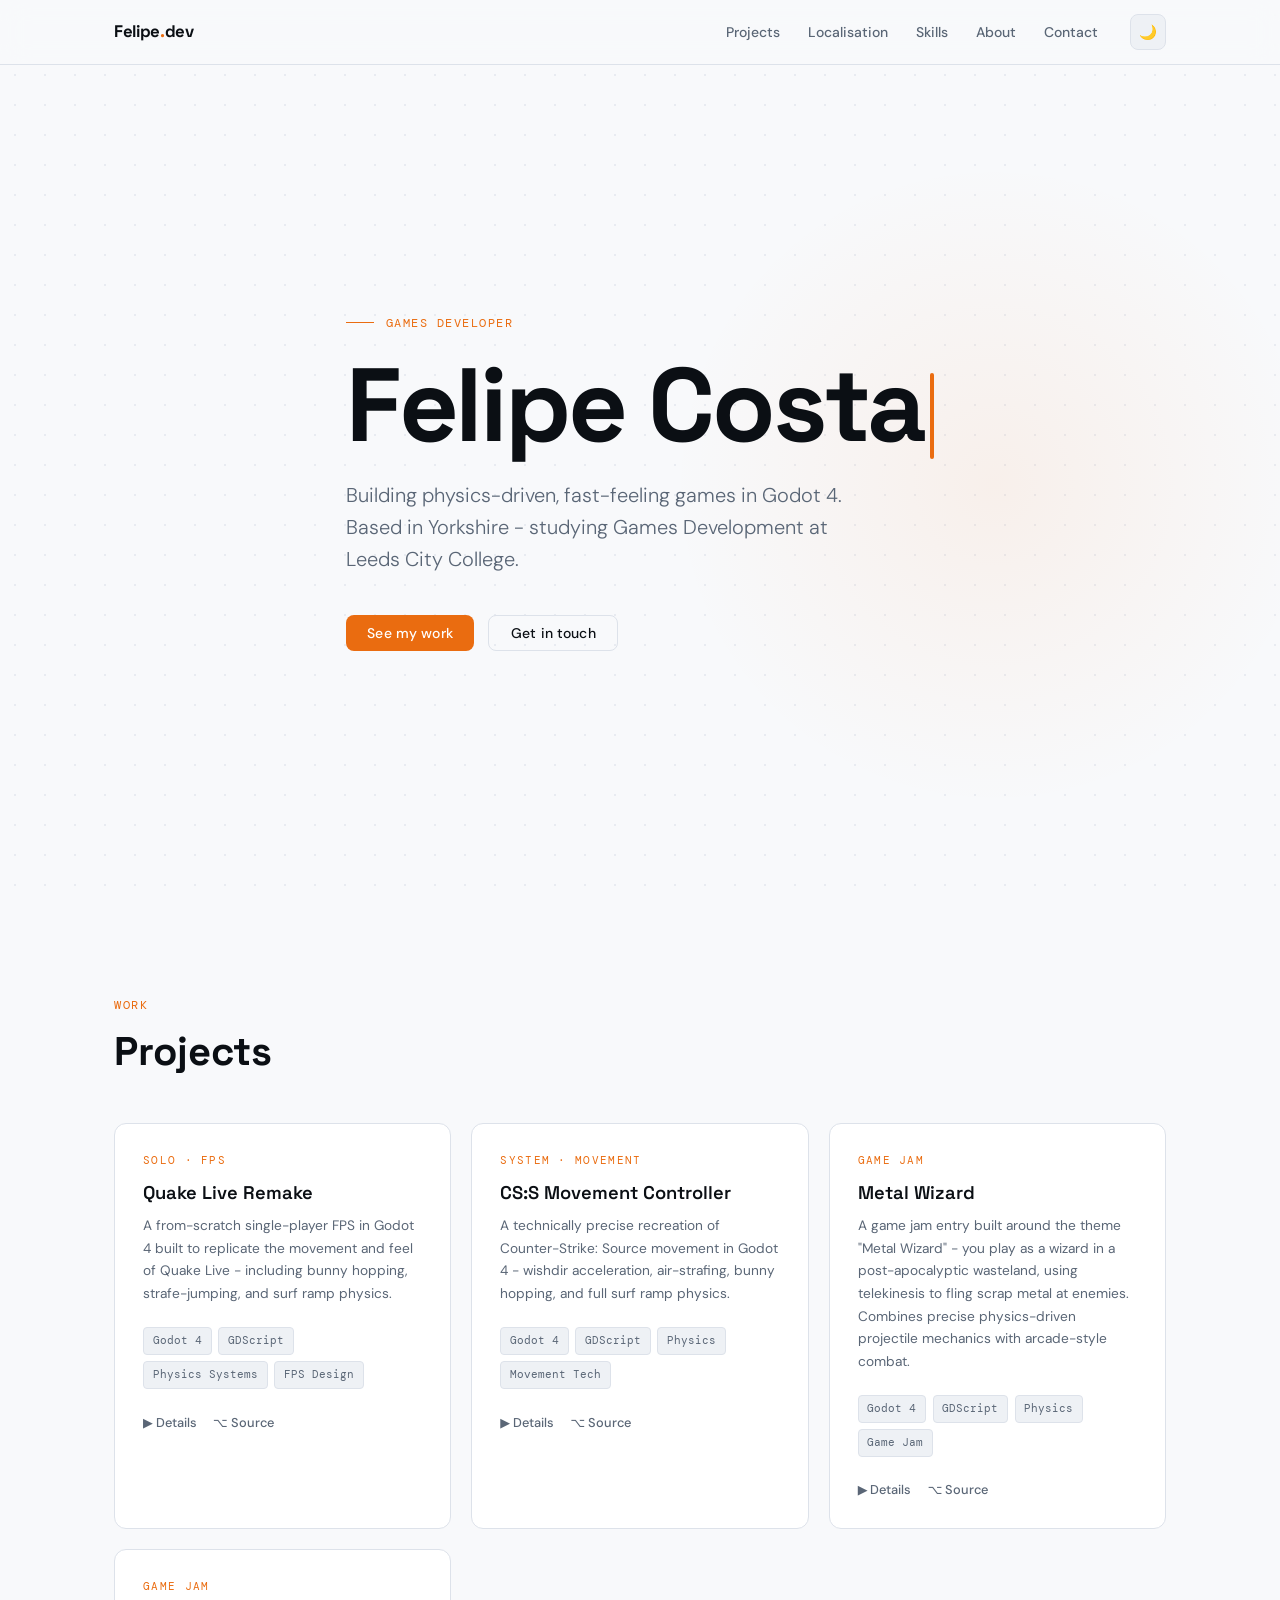
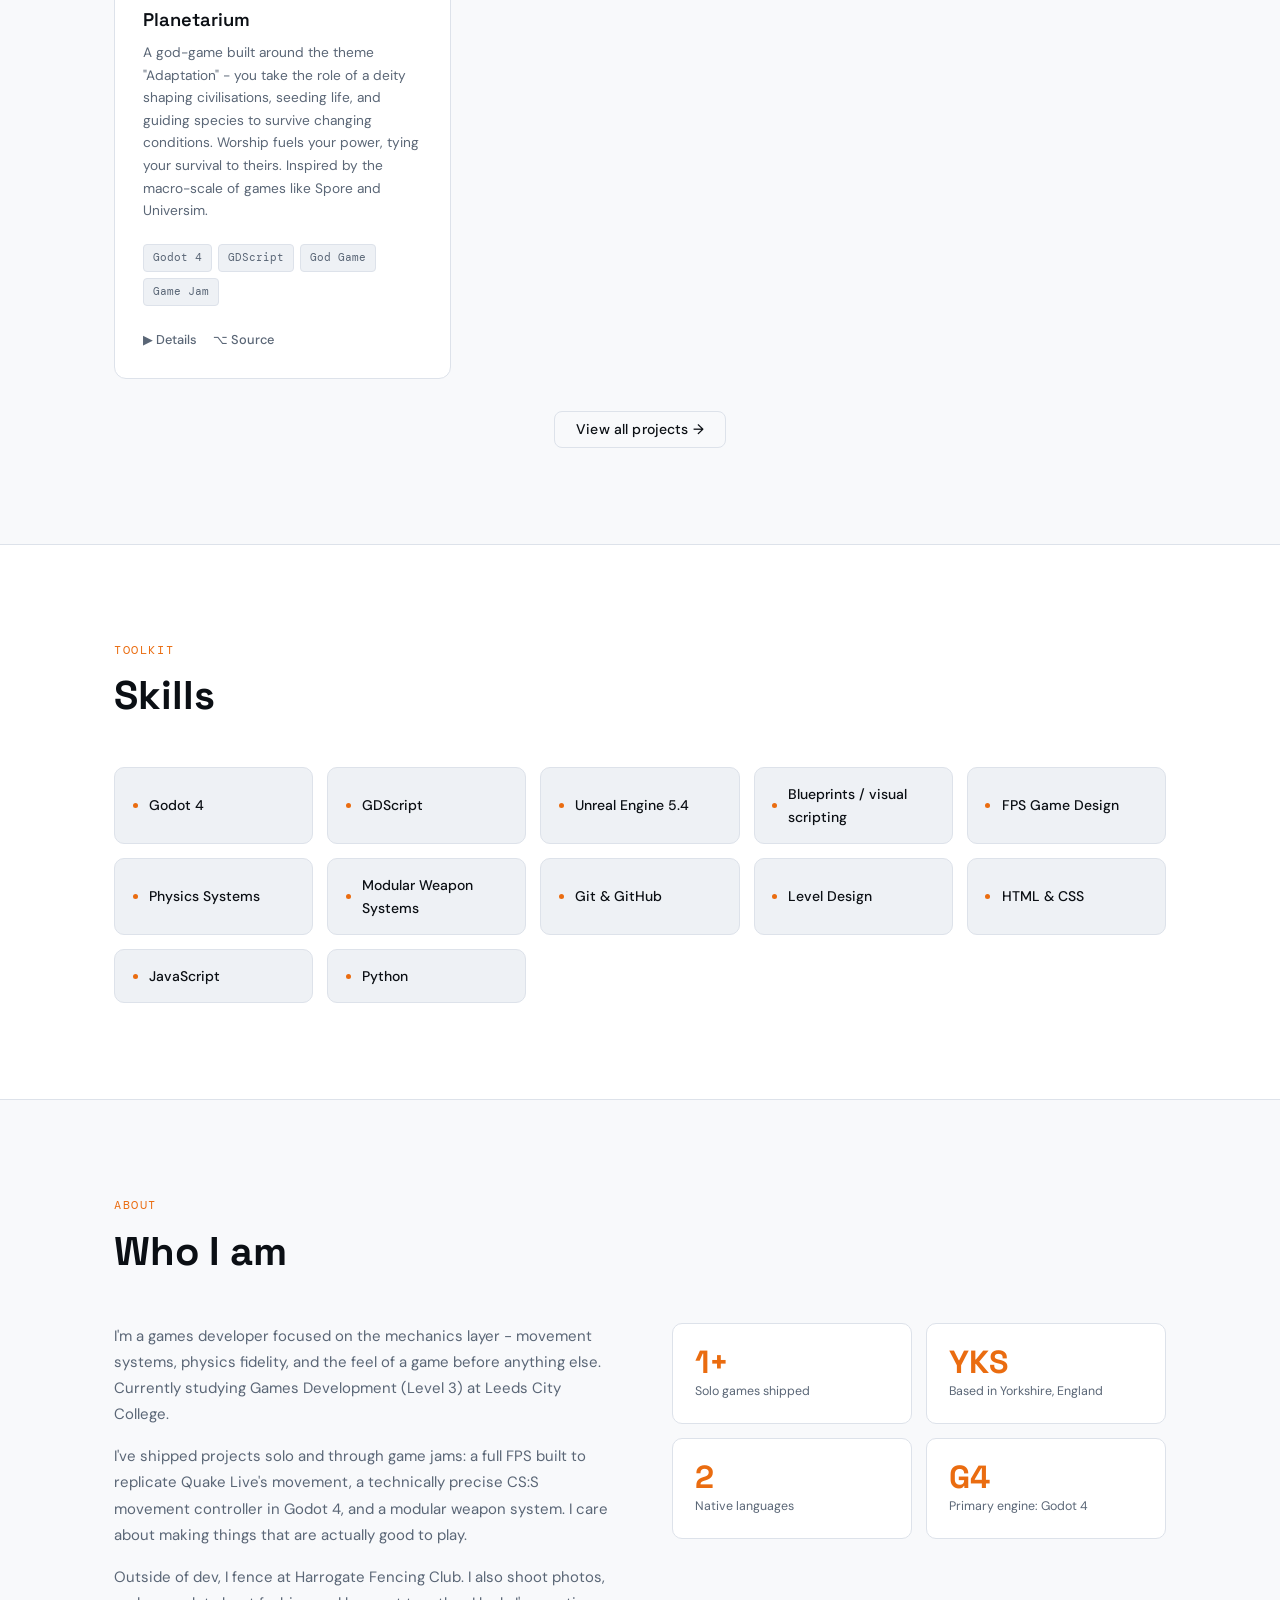
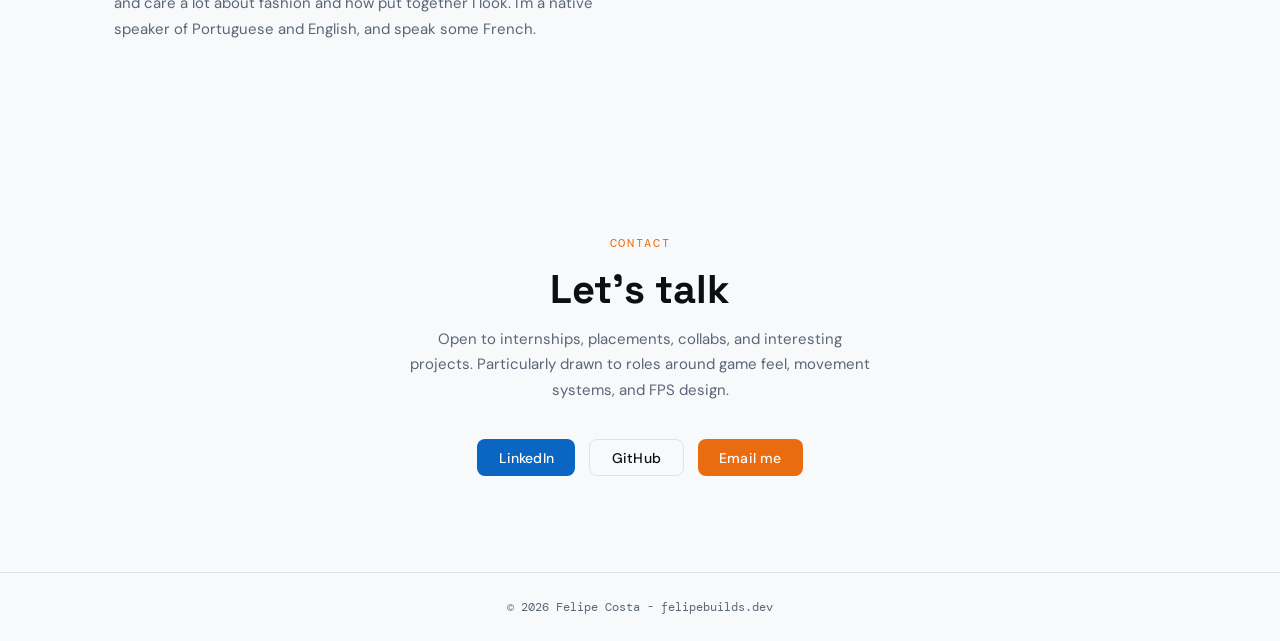
<file: index.html>
<!DOCTYPE html>
<html lang="en" data-theme="dark">
<head>
  <meta charset="UTF-8" />
  <meta name="viewport" content="width=device-width, initial-scale=1.0" />
  <!-- Set the theme before first paint: a previously chosen theme wins,
       otherwise fall back to the visitor's OS-level preference instead
       of always forcing dark. Runs inline/early to avoid a flash of the
       wrong theme on load. -->
  <script>
    (function () {
      var stored = localStorage.getItem('fc-theme');
      var theme = stored || (window.matchMedia('(prefers-color-scheme: light)').matches ? 'light' : 'dark');
      document.documentElement.setAttribute('data-theme', theme);
    })();
  </script>
  <title>Felipe Costa - Games Developer</title>
  <meta name="description" content="Felipe Costa - games developer building physics-driven, fast-feeling games in Godot 4. Movement systems, FPS design, and localisation work." />
  <meta property="og:title" content="Felipe Costa - Games Developer" />
  <meta property="og:description" content="Physics-driven, fast-feeling games in Godot 4. Movement systems, FPS design, and localisation work." />
  <meta property="og:type" content="website" />
  <meta name="theme-color" content="#0B0F14" />
  <link rel="icon" type="image/svg+xml" href="favicon.svg" />
  <link rel="preconnect" href="https://fonts.googleapis.com" />
  <link rel="preconnect" href="https://fonts.gstatic.com" crossorigin />
  <link href="https://fonts.googleapis.com/css2?family=Space+Grotesk:wght@400;500;600;700&family=DM+Sans:ital,opsz,wght@0,9..40,300;0,9..40,400;0,9..40,500;1,9..40,300&family=DM+Mono:wght@400;500&display=swap" rel="stylesheet" />
  <style>

    /* DESIGN TOKENS - edit colours here */
    :root {
      --bg:        #0B0F14;
      --surface:   #131820;
      --surface-2: #1A2130;
      --border:    #1E2A3A;
      --text:      #E2E8F0;
      --text-2:    #7A8899;
      --accent:    #F97316;
      --nav-bg:    rgba(11, 15, 20, 0.85);
    }

    [data-theme="light"] {
      --bg:        #F8F9FB;
      --surface:   #FFFFFF;
      --surface-2: #EEF1F5;
      --border:    #DDE2EA;
      --text:      #0B0F14;
      --text-2:    #5A6676;
      --accent:    #EA6C10;
      --nav-bg:    rgba(248, 249, 251, 0.85);
    }


    /* RESET & BASE*/
    *, *::before, *::after { box-sizing: border-box; margin: 0; padding: 0; }

    html { scroll-behavior: smooth; }

    /* Safety net: nothing on the page should ever force a horizontal
       scrollbar, regardless of viewport width */
    html, body { max-width: 100%; overflow-x: hidden; }

    body {
      background-color: var(--bg);
      color: var(--text);
      font-family: 'DM Sans', system-ui, sans-serif;
      font-size: 1rem;
      line-height: 1.65;
      transition: background-color 0.3s, color 0.3s;
      -webkit-font-smoothing: antialiased;
    }

    a { color: inherit; text-decoration: none; }


    /* LAYOUT UTILITIES */
    .container {
      max-width: 1100px;
      margin: 0 auto;
      /* Fluid side padding: scales smoothly between phone and desktop
         instead of jumping at fixed breakpoints */
      padding: 0 clamp(1.1rem, 4vw, 1.5rem);
    }

    .section { padding: clamp(3rem, 8vw, 6rem) 0; }

    .section-label {
      font-family: 'DM Mono', monospace;
      font-size: 0.72rem;
      letter-spacing: 0.14em;
      text-transform: uppercase;
      color: var(--accent);
      margin-bottom: 0.85rem;
      display: block;
    }

    .section-title {
      font-family: 'Space Grotesk', sans-serif;
      font-size: clamp(1.75rem, 4vw, 2.5rem);
      font-weight: 700;
      color: var(--text);
      line-height: 1.15;
      margin-bottom: 3rem;
    }


    /* NAV */
    nav {
      position: fixed;
      top: 0; left: 0; right: 0;
      z-index: 100;
      background: var(--nav-bg);
      backdrop-filter: blur(14px);
      -webkit-backdrop-filter: blur(14px);
      border-bottom: 1px solid var(--border);
      transition: background 0.3s;
    }

    .nav-inner {
      display: flex;
      align-items: center;
      justify-content: space-between;
      height: 64px;
      gap: 0.75rem;
    }

    .nav-logo {
      font-family: 'Space Grotesk', sans-serif;
      font-weight: 700;
      font-size: 1.05rem;
      color: var(--text);
      letter-spacing: -0.02em;
      flex-shrink: 0;
    }

    .nav-logo span { color: var(--accent); }

    .nav-right {
      display: flex;
      align-items: center;
      gap: 2rem;
      min-width: 0;
    }

    .nav-links {
      display: flex;
      align-items: center;
      gap: 1.75rem;
      list-style: none;
      overflow-x: auto;
      scrollbar-width: none;
      -ms-overflow-style: none;
    }

    .nav-links::-webkit-scrollbar { display: none; }

    .nav-links a {
      font-size: 0.875rem;
      font-weight: 500;
      color: var(--text-2);
      transition: color 0.2s;
      white-space: nowrap;
    }

    .nav-links a:hover { color: var(--text); }

    .nav-links a.active { color: var(--accent); }

    .theme-toggle {
      background: var(--surface-2);
      border: 1px solid var(--border);
      color: var(--text-2);
      width: 36px;
      height: 36px;
      border-radius: 8px;
      cursor: pointer;
      display: flex;
      align-items: center;
      justify-content: center;
      font-size: 0.9rem;
      transition: background 0.2s, border-color 0.2s;
      flex-shrink: 0;
    }

    .theme-toggle:hover {
      background: var(--surface);
      border-color: var(--accent);
    }


    /* HERO */
    .hero {
      min-height: 100vh;
      display: flex;
      align-items: center;
      padding-top: 64px;
      position: relative;
      overflow: hidden;
    }

    /* Game-engine dot grid background */
    .hero::before {
      content: '';
      position: absolute;
      inset: 0;
      background-image: radial-gradient(circle, var(--border) 1px, transparent 1px);
      background-size: 30px 30px;
      opacity: 0.6;
      pointer-events: none;
    }

    /* Soft orange ambient glow */
    .hero::after {
      content: '';
      position: absolute;
      top: 15%;
      right: -5%;
      width: 700px;
      height: 700px;
      background: radial-gradient(circle, rgba(249, 115, 22, 0.07) 0%, transparent 65%);
      pointer-events: none;
    }

    .hero-content { position: relative; z-index: 1; }

    .hero-eyebrow {
      font-family: 'DM Mono', monospace;
      font-size: 0.78rem;
      color: var(--accent);
      letter-spacing: 0.12em;
      text-transform: uppercase;
      margin-bottom: 1.25rem;
      display: flex;
      align-items: center;
      gap: 0.75rem;
    }

    .hero-eyebrow::before {
      content: '';
      display: block;
      width: 28px;
      height: 1px;
      background: var(--accent);
    }

    .hero-name {
      font-family: 'Space Grotesk', sans-serif;
      font-size: clamp(2.75rem, 11vw, 6.5rem);
      font-weight: 700;
      line-height: 1.0;
      letter-spacing: -0.03em;
      color: var(--text);
      margin-bottom: 1.25rem;
    }

    .cursor {
      display: inline-block;
      width: 4px;
      height: 0.82em;
      background: var(--accent);
      margin-left: 6px;
      vertical-align: middle;
      animation: blink 1.1s step-end infinite;
      border-radius: 2px;
    }

    @keyframes blink {
      0%, 100% { opacity: 1; }
      50%       { opacity: 0; }
    }

    .hero-tagline {
      font-size: clamp(1rem, 2.2vw, 1.25rem);
      color: var(--text-2);
      font-weight: 300;
      margin-bottom: 2.5rem;
      max-width: 520px;
      line-height: 1.6;
    }

    .hero-ctas {
      display: flex;
      gap: 0.875rem;
      flex-wrap: wrap;
    }


    /* BUTTONS */
    .btn {
      display: inline-flex;
      align-items: center;
      justify-content: center;
      gap: 0.4rem;
      font-family: 'DM Sans', sans-serif;
      font-size: 0.875rem;
      font-weight: 500;
      padding: 0.65rem 1.35rem;
      border-radius: 8px;
      transition: all 0.2s;
      cursor: pointer;
      border: none;
      line-height: 1;
      letter-spacing: 0.01em;
    }

    /* Orange - Email */
    .btn-primary {
      background: var(--accent);
      color: #fff;
    }

    .btn-primary:hover {
      background: #EA6C10;
      transform: translateY(-2px);
      box-shadow: 0 6px 24px rgba(249, 115, 22, 0.28);
    }

    /* Blue - LinkedIn */
    .btn-linkedin {
      background: #0A66C2;
      color: #fff;
    }

    .btn-linkedin:hover {
      background: #0958a8;
      transform: translateY(-2px);
      box-shadow: 0 6px 24px rgba(10, 102, 194, 0.35);
    }

    /* Ghost - GitHub */
    .btn-github {
      background: transparent;
      color: var(--text);
      border: 1px solid var(--border);
    }

    .btn-github:hover {
      transform: translateY(-2px);
      border-color: var(--text);
      box-shadow: 0 0 16px rgba(226, 232, 240, 0.15);
    }

    [data-theme="light"] .btn-github:hover {
      border-color: #0B0F14;
      box-shadow: 0 0 16px rgba(11, 15, 20, 0.12);
    }

    /* Generic outline - kept for any future use */
    .btn-outline {
      background: transparent;
      color: var(--text);
      border: 1px solid var(--border);
    }

    .btn-outline:hover {
      border-color: var(--accent);
      color: var(--accent);
      transform: translateY(-2px);
    }

    .btn:focus-visible {
      outline: 2px solid var(--accent);
      outline-offset: 2px;
    }


    /* PROJECT CARDS */
    .projects-grid {
      display: grid;
      grid-template-columns: repeat(auto-fill, minmax(310px, 1fr));
      gap: 1.25rem;
    }

    .project-card {
      background: var(--surface);
      border: 1px solid var(--border);
      border-radius: 12px;
      padding: 1.75rem;
      position: relative;
      transition: transform 0.2s, box-shadow 0.2s;
      overflow: hidden;
    }

    /* Left border draws down on hover */
    .project-card::before {
      content: '';
      position: absolute;
      left: 0;
      top: 50%;
      bottom: 50%;
      width: 3px;
      background: var(--accent);
      border-radius: 0 2px 2px 0;
      transition: top 0.3s ease, bottom 0.3s ease;
    }

    .project-card:hover::before { top: 0; bottom: 0; }

    .project-card:hover {
      transform: translateY(-4px);
      box-shadow: 0 16px 48px rgba(0, 0, 0, 0.35);
    }

    .project-type {
      font-family: 'DM Mono', monospace;
      font-size: 0.68rem;
      text-transform: uppercase;
      letter-spacing: 0.12em;
      color: var(--accent);
      margin-bottom: 0.7rem;
      display: block;
    }

    .project-name {
      font-family: 'Space Grotesk', sans-serif;
      font-size: 1.15rem;
      font-weight: 600;
      color: var(--text);
      margin-bottom: 0.6rem;
      line-height: 1.3;
    }

    .project-desc {
      font-size: 0.855rem;
      color: var(--text-2);
      margin-bottom: 1.4rem;
      line-height: 1.65;
    }

    .project-stack {
      display: flex;
      flex-wrap: wrap;
      gap: 0.4rem;
      margin-bottom: 1.4rem;
    }

    .stack-tag {
      font-family: 'DM Mono', monospace;
      font-size: 0.68rem;
      padding: 0.25rem 0.55rem;
      border-radius: 4px;
      background: var(--surface-2);
      color: var(--text-2);
      border: 1px solid var(--border);
    }

    .project-links {
      display: flex;
      gap: 1rem;
    }

    .project-link {
      font-size: 0.8rem;
      font-weight: 500;
      color: var(--text-2);
      display: flex;
      align-items: center;
      gap: 0.3rem;
      transition: color 0.2s;
    }

    .project-link:hover { color: var(--accent); }

    .projects-more {
      margin-top: 2rem;
      text-align: center;
    }


    /* SKILLS */
    .skills-section {
      background: var(--surface);
      border-top: 1px solid var(--border);
      border-bottom: 1px solid var(--border);
    }

    .skills-grid {
      display: grid;
      grid-template-columns: repeat(auto-fill, minmax(195px, 1fr));
      gap: 0.875rem;
    }

    .skill-item {
      display: flex;
      align-items: center;
      gap: 0.7rem;
      padding: 0.9rem 1.1rem;
      background: var(--surface-2);
      border: 1px solid var(--border);
      border-radius: 10px;
      font-size: 0.875rem;
      font-weight: 500;
      transition: border-color 0.2s, color 0.2s;
    }

    .skill-item:hover {
      border-color: var(--accent);
      color: var(--accent);
    }

    .skill-dot {
      width: 5px;
      height: 5px;
      border-radius: 50%;
      background: var(--accent);
      flex-shrink: 0;
    }


    /* ABOUT */
    .about-grid {
      display: grid;
      grid-template-columns: 1fr 1fr;
      gap: 4rem;
      align-items: start;
    }

    .about-text p {
      color: var(--text-2);
      margin-bottom: 1rem;
      font-size: 0.935rem;
      line-height: 1.75;
    }

    .about-text p:last-child { margin-bottom: 0; }

    .about-stats {
      display: grid;
      grid-template-columns: 1fr 1fr;
      gap: 0.875rem;
    }

    .stat-card {
      background: var(--surface);
      border: 1px solid var(--border);
      border-radius: 10px;
      padding: 1.4rem;
    }

    .stat-number {
      font-family: 'Space Grotesk', sans-serif;
      font-size: 2rem;
      font-weight: 700;
      color: var(--accent);
      line-height: 1;
      margin-bottom: 0.3rem;
    }

    .stat-label {
      font-size: 0.775rem;
      color: var(--text-2);
      line-height: 1.4;
    }


    /* CONTACT */
    .contact-section { text-align: center; }

    .contact-section .section-title { margin-bottom: 0.875rem; }

    .contact-sub {
      color: var(--text-2);
      font-size: 0.935rem;
      margin-bottom: 2.25rem;
      max-width: 460px;
      margin-left: auto;
      margin-right: auto;
      line-height: 1.7;
    }

    .contact-links {
      display: flex;
      justify-content: center;
      gap: 0.875rem;
      flex-wrap: wrap;
    }


    /* FOOTER */
    footer {
      border-top: 1px solid var(--border);
      padding: 1.5rem 0;
      text-align: center;
    }

    footer p {
      font-size: 0.775rem;
      color: var(--text-2);
      font-family: 'DM Mono', monospace;
    }


    /* RESPONSIVE
       - nav-links stay visible at every width (shrink + scroll instead
         of disappearing)
       - grids step down their minimum card width as the viewport
         narrows, so nothing overflows and forces a horizontal scrollbar
       - buttons go full-width on phones for easier tapping
    */
    @media (max-width: 768px) {
      .nav-links { gap: 1.1rem; }
      .nav-links a { font-size: 0.8rem; }
      .nav-right { gap: 1rem; }
      .about-grid { grid-template-columns: 1fr; gap: 2rem; }
      .projects-grid { grid-template-columns: repeat(auto-fill, minmax(260px, 1fr)); }
    }

    @media (max-width: 480px) {
      .nav-logo { font-size: 0.92rem; }
      .nav-links { gap: 0.8rem; }
      .nav-links a { font-size: 0.75rem; }
      .about-stats { grid-template-columns: 1fr 1fr; }
      .projects-grid { grid-template-columns: 1fr; }
      .skills-grid { grid-template-columns: repeat(auto-fill, minmax(150px, 1fr)); }
      .hero-ctas .btn { flex: 1 1 auto; }
    }

    @media (max-width: 360px) {
      .about-stats { grid-template-columns: 1fr; }
    }


    /* REDUCED MOTION */
    @media (prefers-reduced-motion: reduce) {
      .cursor { animation: none; opacity: 1; }
      * { transition-duration: 0.01ms !important; }
    }

  </style>
</head>
<body>


  <!-- ============================================================
       NAV
  ============================================================ -->
  <nav>
    <div class="container nav-inner">

      <a href="index.html" class="nav-logo">Felipe<span>.</span>dev</a>

      <div class="nav-right">
        <ul class="nav-links">
          <li><a href="projects.html">Projects</a></li>
          <li><a href="localisation.html">Localisation</a></li>
          <li><a href="#skills">Skills</a></li>
          <li><a href="#about">About</a></li>
          <li><a href="#contact">Contact</a></li>
        </ul>
        <button class="theme-toggle" id="themeToggle" aria-label="Toggle theme">☀️</button>
      </div>

    </div>
  </nav>


  <!-- HERO -->
  <section class="hero" id="hero">
    <div class="container hero-content">

      <p class="hero-eyebrow">Games Developer</p>

      <h1 class="hero-name">
        Felipe Costa<span class="cursor" aria-hidden="true"></span>
      </h1>

      <p class="hero-tagline">
        Building physics-driven, fast-feeling games in Godot 4.
        Based in Yorkshire - studying Games Development at Leeds City College.
      </p>

      <div class="hero-ctas">
        <a href="projects.html" class="btn btn-primary">See my work</a>
        <a href="#contact"  class="btn btn-outline">Get in touch</a>
      </div>

    </div>
  </section>


  <!-- PROJECTS (teaser - full list lives on projects.html) -->
  <section class="section" id="projects">
    <div class="container">

      <span class="section-label">Work</span>
      <h2 class="section-title">Projects</h2>

      <div class="projects-grid">


        <!-- PROJECT: Quake Live Remake -->
        <div class="project-card">

          <span class="project-type">Solo · FPS</span>
          <h3 class="project-name">Quake Live Remake</h3>
          <p class="project-desc">
            A from-scratch single-player FPS in Godot 4 built to replicate the movement
            and feel of Quake Live - including bunny hopping, strafe-jumping, and surf ramp physics.
          </p>

          <div class="project-stack">
            <span class="stack-tag">Godot 4</span>
            <span class="stack-tag">GDScript</span>
            <span class="stack-tag">Physics Systems</span>
            <span class="stack-tag">FPS Design</span>
          </div>

          <div class="project-links">
            <a href="projects.html" class="project-link">▶ Details</a>
            <a href="https://github.com/Felipe-builds" class="project-link" target="_blank" rel="noopener">⌥ Source</a>
          </div>

        </div>
        <!-- END PROJECT: Quake Live Remake -->


        <!-- PROJECT: CS:S Movement Controller -->
        <div class="project-card">

          <span class="project-type">System · Movement</span>
          <h3 class="project-name">CS:S Movement Controller</h3>
          <p class="project-desc">
            A technically precise recreation of Counter-Strike: Source movement in Godot 4 -
            wishdir acceleration, air-strafing, bunny hopping, and full surf ramp physics.
          </p>

          <div class="project-stack">
            <span class="stack-tag">Godot 4</span>
            <span class="stack-tag">GDScript</span>
            <span class="stack-tag">Physics</span>
            <span class="stack-tag">Movement Tech</span>
          </div>

          <div class="project-links">
            <a href="projects.html" class="project-link">▶ Details</a>
            <a href="https://github.com/Felipe-builds" class="project-link" target="_blank" rel="noopener">⌥ Source</a>
          </div>

        </div>
        <!-- END PROJECT: CS:S Movement Controller -->


        <!-- PROJECT: Metal Wizard -->
        <div class="project-card">

          <span class="project-type">Game Jam</span>
          <h3 class="project-name">Metal Wizard</h3>
          <p class="project-desc">
            A game jam entry built around the theme "Metal Wizard" - you play as a wizard
            in a post-apocalyptic wasteland, using telekinesis to fling scrap metal at enemies.
            Combines precise physics-driven projectile mechanics with arcade-style combat.
          </p>

          <div class="project-stack">
            <span class="stack-tag">Godot 4</span>
            <span class="stack-tag">GDScript</span>
            <span class="stack-tag">Physics</span>
            <span class="stack-tag">Game Jam</span>
          </div>

          <div class="project-links">
            <a href="projects.html" class="project-link">▶ Details</a>
            <a href="https://github.com/Felipe-builds" class="project-link" target="_blank" rel="noopener">⌥ Source</a>
          </div>

        </div>
        <!-- END PROJECT: Metal Wizard -->


        <!-- PROJECT: Planetarium -->
        <div class="project-card">

          <span class="project-type">Game Jam</span>
          <h3 class="project-name">Planetarium</h3>
          <p class="project-desc">
            A god-game built around the theme "Adaptation" - you take the role of a deity
            shaping civilisations, seeding life, and guiding species to survive changing
            conditions. Worship fuels your power, tying your survival to theirs.
            Inspired by the macro-scale of games like Spore and Universim.
          </p>

          <div class="project-stack">
            <span class="stack-tag">Godot 4</span>
            <span class="stack-tag">GDScript</span>
            <span class="stack-tag">God Game</span>
            <span class="stack-tag">Game Jam</span>
          </div>

          <div class="project-links">
            <a href="projects.html" class="project-link">▶ Details</a>
            <a href="https://github.com/Felipe-builds" class="project-link" target="_blank" rel="noopener">⌥ Source</a>
          </div>

        </div>
        <!-- END PROJECT: Planetarium -->


      </div>

      <div class="projects-more">
        <a href="projects.html" class="btn btn-outline">View all projects →</a>
      </div>

    </div>
  </section>


  <!-- SKILLS -->
  <section class="section skills-section" id="skills">
    <div class="container">

      <span class="section-label">Toolkit</span>
      <h2 class="section-title">Skills</h2>

      <div class="skills-grid">
        <div class="skill-item"><span class="skill-dot"></span>Godot 4</div>
        <div class="skill-item"><span class="skill-dot"></span>GDScript</div>
        <div class="skill-item"><span class="skill-dot"></span>Unreal Engine 5.4</div>
        <div class="skill-item"><span class="skill-dot"></span>Blueprints / visual scripting</div>
        <div class="skill-item"><span class="skill-dot"></span>FPS Game Design</div>
        <div class="skill-item"><span class="skill-dot"></span>Physics Systems</div>
        <div class="skill-item"><span class="skill-dot"></span>Modular Weapon Systems</div>
        <div class="skill-item"><span class="skill-dot"></span>Git &amp; GitHub</div>
        <div class="skill-item"><span class="skill-dot"></span>Level Design</div>
        <div class="skill-item"><span class="skill-dot"></span>HTML &amp; CSS</div>
        <div class="skill-item"><span class="skill-dot"></span>JavaScript</div>
        <div class="skill-item"><span class="skill-dot"></span>Python</div>
        
      </div>

    </div>
  </section>


  <!-- ABOUT -->
  <section class="section" id="about">
    <div class="container">

      <span class="section-label">About</span>
      <h2 class="section-title">Who I am</h2>

      <div class="about-grid">

        <div class="about-text">
          <p>
            I'm a games developer focused on the mechanics layer - movement systems,
            physics fidelity, and the feel of a game before anything else. Currently
            studying Games Development (Level 3) at Leeds City College.
          </p>
          <p>
            I've shipped projects solo and through game jams: a full FPS built to replicate
            Quake Live's movement, a technically precise CS:S movement controller in Godot 4,
            and a modular weapon system. I care about making things that are actually good to play.
          </p>
          <p>
            Outside of dev, I fence at Harrogate Fencing Club. I also shoot photos, and care a lot
            about fashion and how put together I look. I'm a native speaker of Portuguese
            and English, and speak some French.
          </p>
        </div>

        <div class="about-stats">

          <div class="stat-card">
            <div class="stat-number">1+</div>
            <div class="stat-label">Solo games shipped</div>
          </div>

          <div class="stat-card">
            <div class="stat-number">YKS</div>
            <div class="stat-label">Based in Yorkshire, England</div>
          </div>

          <div class="stat-card">
            <div class="stat-number">2</div>
            <div class="stat-label">Native languages</div>
          </div>

          <div class="stat-card">
            <div class="stat-number">G4</div>
            <div class="stat-label">Primary engine: Godot 4</div>
          </div>

        </div>

      </div>
    </div>
  </section>


  <!-- CONTACT -->
  <section class="section contact-section" id="contact">
    <div class="container">

      <span class="section-label">Contact</span>
      <h2 class="section-title">Let's talk</h2>

      <p class="contact-sub">
        Open to internships, placements, collabs, and interesting projects.
        Particularly drawn to roles around game feel, movement systems, and FPS design.
      </p>

      <div class="contact-links">
        <a href="https://www.linkedin.com/in/felipe-franco-da-costa-ab75b3418/" class="btn btn-linkedin" target="_blank" rel="noopener">LinkedIn</a>
        <a href="https://github.com/Felipe-builds" class="btn btn-github" target="_blank" rel="noopener">GitHub</a>
        <a href="mailto:felipe@francodacosta.com" class="btn btn-primary">Email me</a>
      </div>

    </div>
  </section>


  <!-- FOOTER -->
  <footer>
    <div class="container">
      <p>© 2026 Felipe Costa - felipebuilds.dev</p>
    </div>
  </footer>


  <!-- THEME TOGGLE SCRIPT -->
  <script>
    const toggle = document.getElementById('themeToggle');
    const html   = document.documentElement;

    // Theme is already set by the early head script - just sync the icon.
    toggle.textContent = html.getAttribute('data-theme') === 'dark' ? '☀️' : '🌙';

    toggle.addEventListener('click', () => {
      const next = html.getAttribute('data-theme') === 'dark' ? 'light' : 'dark';
      html.setAttribute('data-theme', next);
      toggle.textContent = next === 'dark' ? '☀️' : '🌙';
      localStorage.setItem('fc-theme', next);
    });
  </script>
</body>
</html>
</file>
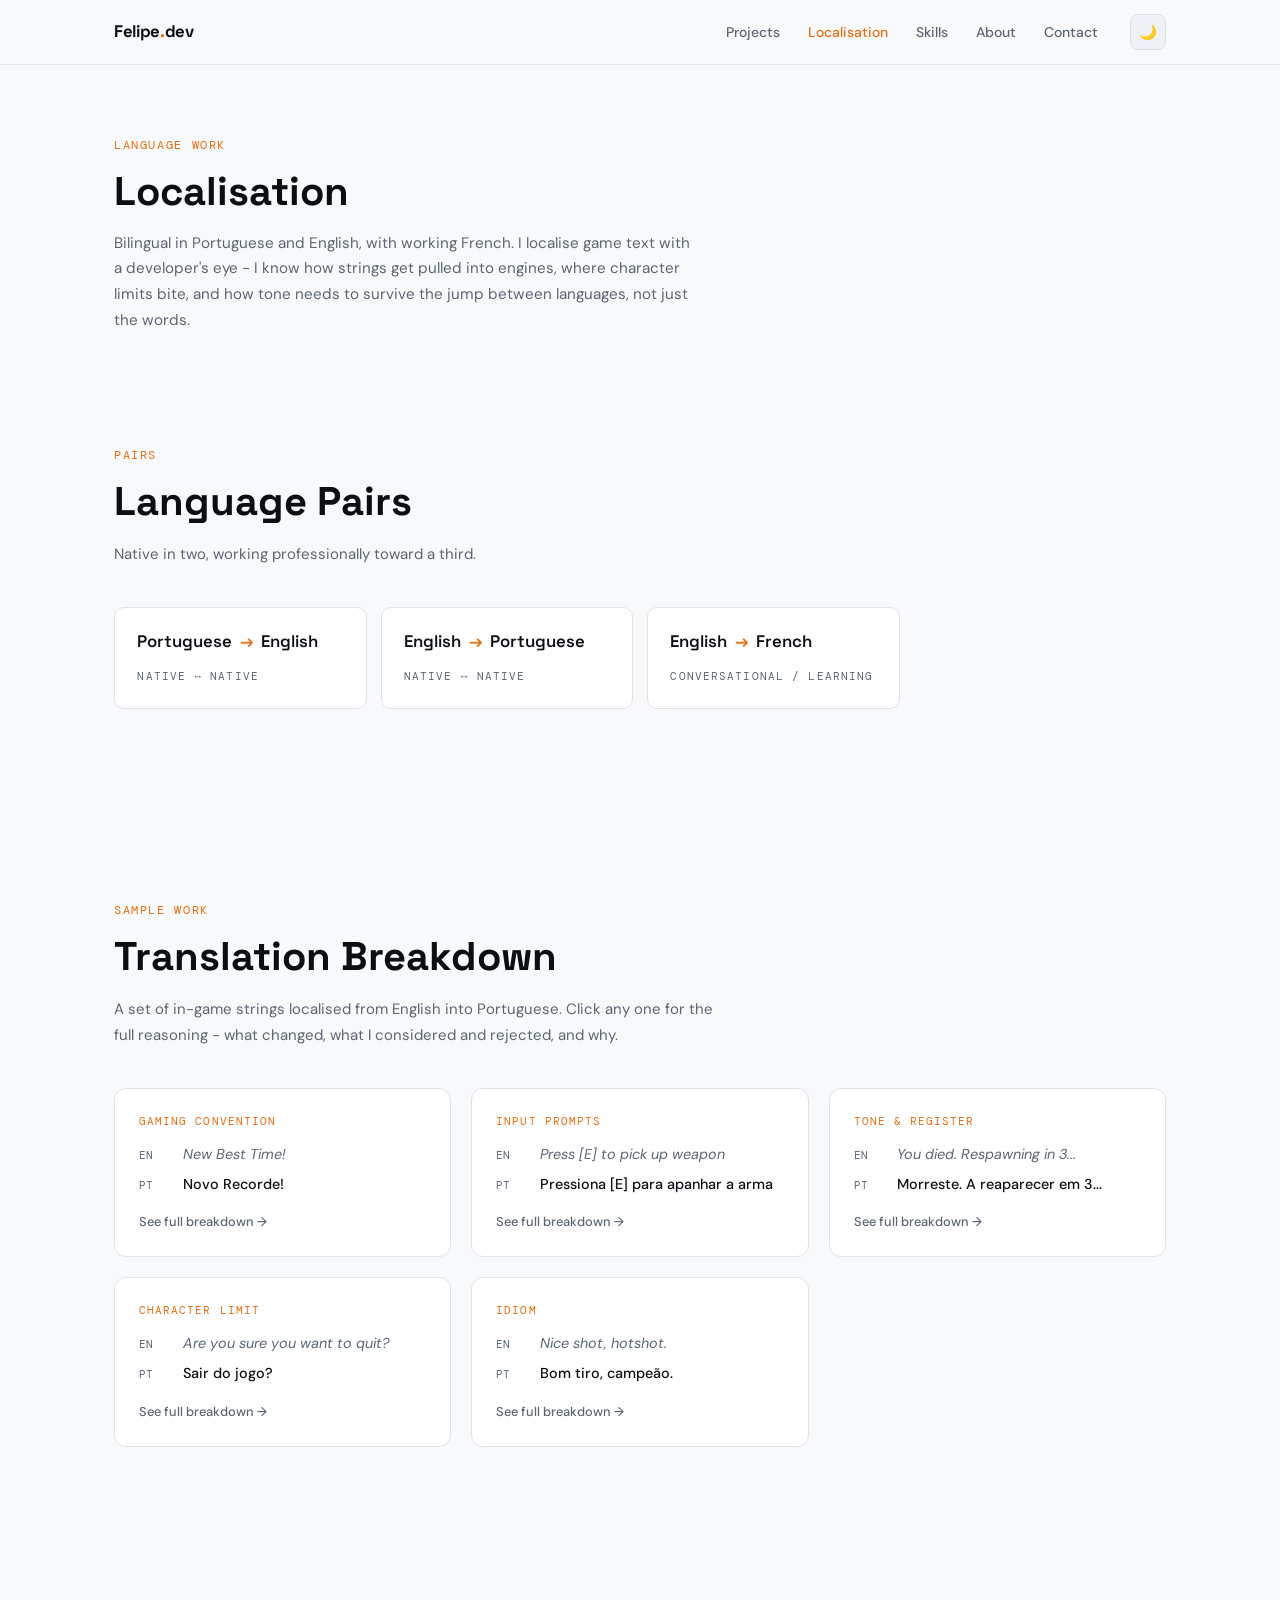
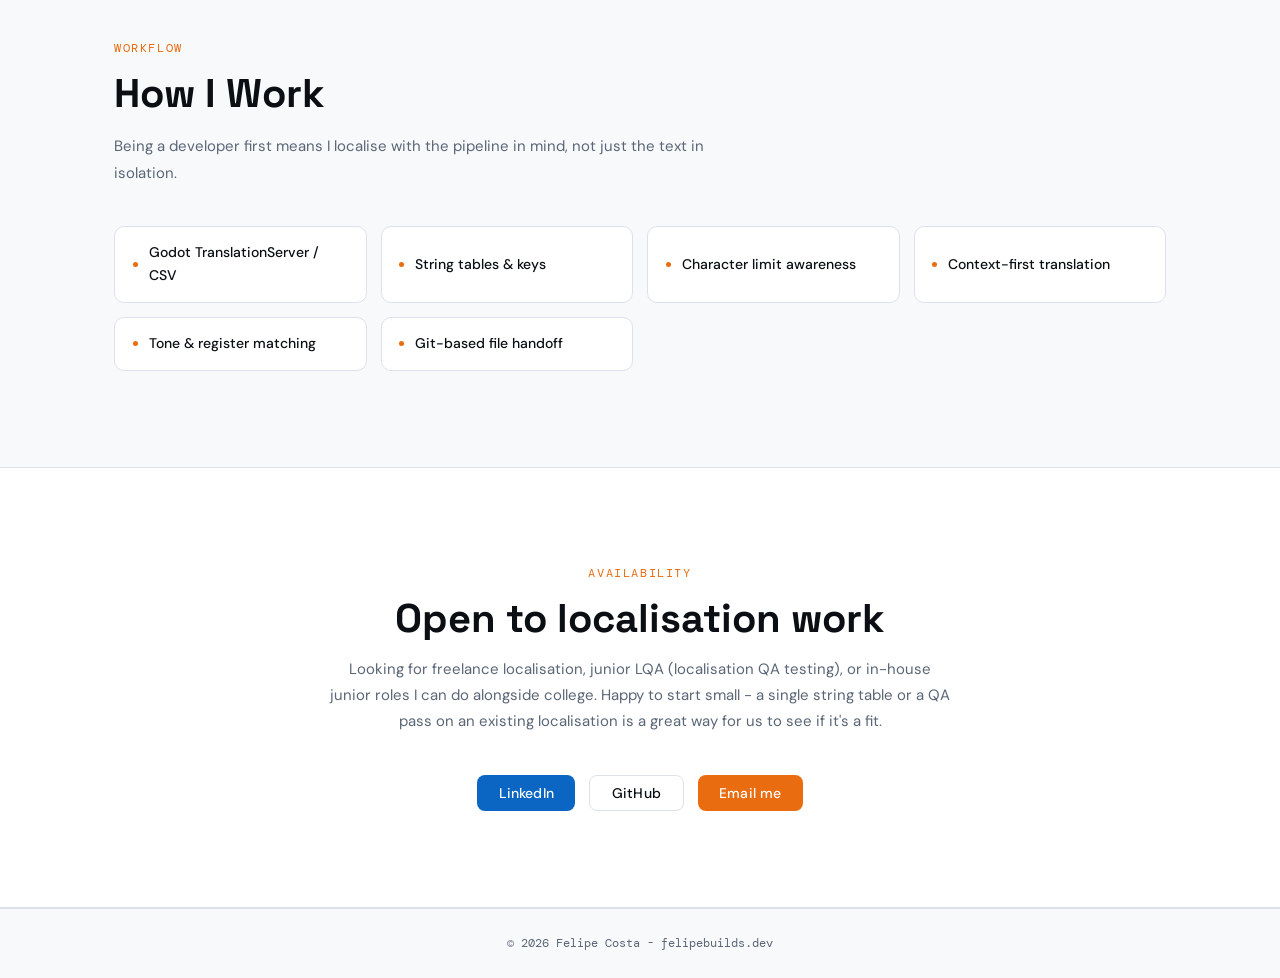
<file: localisation.html>
<!DOCTYPE html>
<html lang="en" data-theme="dark">
<head>
  <meta charset="UTF-8" />
  <meta name="viewport" content="width=device-width, initial-scale=1.0" />
  <!-- Set the theme before first paint: a previously chosen theme wins,
       otherwise fall back to the visitor's OS-level preference instead
       of always forcing dark. Runs inline/early to avoid a flash of the
       wrong theme on load. -->
  <script>
    (function () {
      var stored = localStorage.getItem('fc-theme');
      var theme = stored || (window.matchMedia('(prefers-color-scheme: light)').matches ? 'light' : 'dark');
      document.documentElement.setAttribute('data-theme', theme);
    })();
  </script>
  <title>Localisation - Felipe Costa</title>
  <meta name="description" content="Portuguese/English game localisation by Felipe Costa - string tables, character-limit-aware translation, and tone matching for game UI text." />
  <meta property="og:title" content="Localisation - Felipe Costa" />
  <meta property="og:description" content="Portuguese/English game localisation - string tables, character-limit-aware translation, and tone matching for game UI text." />
  <meta property="og:type" content="website" />
  <meta name="theme-color" content="#0B0F14" />
  <link rel="icon" type="image/svg+xml" href="favicon.svg" />
  <link rel="preconnect" href="https://fonts.googleapis.com" />
  <link rel="preconnect" href="https://fonts.gstatic.com" crossorigin />
  <link href="https://fonts.googleapis.com/css2?family=Space+Grotesk:wght@400;500;600;700&family=DM+Sans:ital,opsz,wght@0,9..40,300;0,9..40,400;0,9..40,500;1,9..40,300&family=DM+Mono:wght@400;500&display=swap" rel="stylesheet" />
  <style>

    /* DESIGN TOKENS - identical to index.html / projects.html */
    :root {
      --bg:        #0B0F14;
      --surface:   #131820;
      --surface-2: #1A2130;
      --border:    #1E2A3A;
      --text:      #E2E8F0;
      --text-2:    #7A8899;
      --accent:    #F97316;
      --nav-bg:    rgba(11, 15, 20, 0.85);
    }

    [data-theme="light"] {
      --bg:        #F8F9FB;
      --surface:   #FFFFFF;
      --surface-2: #EEF1F5;
      --border:    #DDE2EA;
      --text:      #0B0F14;
      --text-2:    #5A6676;
      --accent:    #EA6C10;
      --nav-bg:    rgba(248, 249, 251, 0.85);
    }


    /* RESET & BASE */
    *, *::before, *::after { box-sizing: border-box; margin: 0; padding: 0; }

    html { scroll-behavior: smooth; }

    /* Safety net: nothing on the page should ever force a horizontal
       scrollbar, regardless of viewport width */
    html, body { max-width: 100%; overflow-x: hidden; }

    body {
      background-color: var(--bg);
      color: var(--text);
      font-family: 'DM Sans', system-ui, sans-serif;
      font-size: 1rem;
      line-height: 1.65;
      transition: background-color 0.3s, color 0.3s;
      -webkit-font-smoothing: antialiased;
    }

    a { color: inherit; text-decoration: none; }

    .container {
      max-width: 1100px;
      margin: 0 auto;
      /* Fluid side padding: scales smoothly between phone and desktop
         instead of jumping at fixed breakpoints */
      padding: 0 clamp(1.1rem, 4vw, 1.5rem);
    }

    .section { padding: clamp(3rem, 8vw, 6rem) 0; }

    .section-label {
      font-family: 'DM Mono', monospace;
      font-size: 0.72rem;
      letter-spacing: 0.14em;
      text-transform: uppercase;
      color: var(--accent);
      margin-bottom: 0.85rem;
      display: block;
    }

    .section-title {
      font-family: 'Space Grotesk', sans-serif;
      font-size: clamp(1.75rem, 4vw, 2.5rem);
      font-weight: 700;
      color: var(--text);
      line-height: 1.15;
      margin-bottom: 1rem;
    }

    .section-sub {
      color: var(--text-2);
      font-size: 0.935rem;
      max-width: 620px;
      line-height: 1.75;
      margin-bottom: 2.5rem;
    }


    /* NAV - identical markup/behaviour to index.html and projects.html */
    nav {
      position: fixed;
      top: 0; left: 0; right: 0;
      z-index: 100;
      background: var(--nav-bg);
      backdrop-filter: blur(14px);
      -webkit-backdrop-filter: blur(14px);
      border-bottom: 1px solid var(--border);
      transition: background 0.3s;
    }

    .nav-inner {
      display: flex;
      align-items: center;
      justify-content: space-between;
      height: 64px;
      gap: 0.75rem;
    }

    .nav-logo {
      font-family: 'Space Grotesk', sans-serif;
      font-weight: 700;
      font-size: 1.05rem;
      color: var(--text);
      letter-spacing: -0.02em;
      flex-shrink: 0;
    }

    .nav-logo span { color: var(--accent); }

    .nav-right {
      display: flex;
      align-items: center;
      gap: 2rem;
      min-width: 0;
    }

    .nav-links {
      display: flex;
      align-items: center;
      gap: 1.75rem;
      list-style: none;
      overflow-x: auto;
      scrollbar-width: none;
      -ms-overflow-style: none;
    }

    .nav-links::-webkit-scrollbar { display: none; }

    .nav-links a {
      font-size: 0.875rem;
      font-weight: 500;
      color: var(--text-2);
      transition: color 0.2s;
      white-space: nowrap;
    }

    .nav-links a:hover { color: var(--text); }

    .nav-links a.active { color: var(--accent); }

    .theme-toggle {
      background: var(--surface-2);
      border: 1px solid var(--border);
      color: var(--text-2);
      width: 36px;
      height: 36px;
      border-radius: 8px;
      cursor: pointer;
      display: flex;
      align-items: center;
      justify-content: center;
      font-size: 0.9rem;
      transition: background 0.2s, border-color 0.2s;
      flex-shrink: 0;
    }

    .theme-toggle:hover {
      background: var(--surface);
      border-color: var(--accent);
    }


    /* PAGE HEADER */
    .page-header { padding: clamp(6.5rem, 14vw, 8.5rem) 0 1rem; }

    .page-sub {
      color: var(--text-2);
      font-size: 0.95rem;
      max-width: 580px;
      line-height: 1.7;
    }


    /* BUTTONS (shared) */
    .btn {
      display: inline-flex;
      align-items: center;
      justify-content: center;
      gap: 0.4rem;
      font-family: 'DM Sans', sans-serif;
      font-size: 0.875rem;
      font-weight: 500;
      padding: 0.65rem 1.35rem;
      border-radius: 8px;
      transition: all 0.2s;
      cursor: pointer;
      border: none;
      line-height: 1;
      letter-spacing: 0.01em;
    }

    .btn-primary {
      background: var(--accent);
      color: #fff;
    }

    .btn-primary:hover {
      background: #EA6C10;
      transform: translateY(-2px);
      box-shadow: 0 6px 24px rgba(249, 115, 22, 0.28);
    }

    .btn-linkedin {
      background: #0A66C2;
      color: #fff;
    }

    .btn-linkedin:hover {
      background: #0958a8;
      transform: translateY(-2px);
      box-shadow: 0 6px 24px rgba(10, 102, 194, 0.35);
    }

    .btn-github {
      background: transparent;
      color: var(--text);
      border: 1px solid var(--border);
    }

    .btn-github:hover {
      transform: translateY(-2px);
      border-color: var(--text);
      box-shadow: 0 0 16px rgba(226, 232, 240, 0.15);
    }

    [data-theme="light"] .btn-github:hover {
      border-color: #0B0F14;
      box-shadow: 0 0 16px rgba(11, 15, 20, 0.12);
    }

    .btn-outline {
      background: transparent;
      color: var(--text);
      border: 1px solid var(--border);
    }

    .btn-outline:hover {
      border-color: var(--accent);
      color: var(--accent);
      transform: translateY(-2px);
    }

    .btn:focus-visible {
      outline: 2px solid var(--accent);
      outline-offset: 2px;
    }


    /* LANGUAGE PAIRS */
    .lang-grid {
      display: grid;
      grid-template-columns: repeat(auto-fill, minmax(230px, 1fr));
      gap: 0.875rem;
    }

    .lang-card {
      background: var(--surface);
      border: 1px solid var(--border);
      border-radius: 10px;
      padding: 1.25rem 1.4rem;
      transition: border-color 0.2s;
    }

    .lang-card:hover { border-color: var(--accent); }

    .lang-pair {
      font-family: 'Space Grotesk', sans-serif;
      font-weight: 600;
      font-size: 1.05rem;
      margin-bottom: 0.4rem;
      display: flex;
      align-items: center;
      gap: 0.5rem;
    }

    .lang-pair .arrow { color: var(--accent); }

    .lang-level {
      font-family: 'DM Mono', monospace;
      font-size: 0.7rem;
      text-transform: uppercase;
      letter-spacing: 0.1em;
      color: var(--text-2);
    }


    /* TRANSLATION CARDS (clickable, project-card pattern) */
    .translation-grid {
      display: grid;
      grid-template-columns: repeat(auto-fill, minmax(280px, 1fr));
      gap: 1.25rem;
    }

    .translation-card {
      background: var(--surface);
      border: 1px solid var(--border);
      border-radius: 12px;
      padding: 1.5rem;
      position: relative;
      transition: transform 0.2s, box-shadow 0.2s;
      overflow: hidden;
      cursor: pointer;
      text-align: left;
      width: 100%;
      display: block;
      font: inherit;
      color: inherit;
    }

    .translation-card::before {
      content: '';
      position: absolute;
      left: 0;
      top: 50%;
      bottom: 50%;
      width: 3px;
      background: var(--accent);
      border-radius: 0 2px 2px 0;
      transition: top 0.3s ease, bottom 0.3s ease;
    }

    .translation-card:hover::before,
    .translation-card:focus-visible::before { top: 0; bottom: 0; }

    .translation-card:hover,
    .translation-card:focus-visible {
      transform: translateY(-4px);
      box-shadow: 0 16px 48px rgba(0, 0, 0, 0.35);
    }

    .translation-card:focus-visible {
      outline: 2px solid var(--accent);
      outline-offset: 3px;
    }

    .translation-category {
      font-family: 'DM Mono', monospace;
      font-size: 0.66rem;
      text-transform: uppercase;
      letter-spacing: 0.1em;
      color: var(--accent);
      margin-bottom: 0.85rem;
      display: block;
    }

    .translation-pair-row {
      display: flex;
      flex-direction: column;
      gap: 0.5rem;
      margin-bottom: 1rem;
    }

    .translation-line {
      display: grid;
      grid-template-columns: 34px 1fr;
      gap: 0.6rem;
      align-items: baseline;
    }

    .translation-tag {
      font-family: 'DM Mono', monospace;
      font-size: 0.68rem;
      color: var(--text-2);
      text-transform: uppercase;
    }

    .translation-text {
      font-size: 0.9rem;
      color: var(--text-2);
      font-style: italic;
      line-height: 1.5;
    }

    .translation-text.target {
      color: var(--text);
      font-style: normal;
      font-weight: 500;
    }

    .translation-card-footer {
      font-size: 0.8rem;
      font-weight: 500;
      color: var(--text-2);
      display: flex;
      align-items: center;
      gap: 0.35rem;
      transition: color 0.2s;
    }

    .translation-card:hover .translation-card-footer,
    .translation-card:focus-visible .translation-card-footer { color: var(--accent); }


    /* MODAL - same pattern as projects.html */
    .modal-backdrop {
      position: fixed;
      inset: 0;
      background: rgba(0, 0, 0, 0.6);
      backdrop-filter: blur(4px);
      -webkit-backdrop-filter: blur(4px);
      display: none;
      align-items: center;
      justify-content: center;
      z-index: 200;
      padding: 1.5rem;
      opacity: 0;
      transition: opacity 0.2s;
    }

    .modal-backdrop.open {
      display: flex;
      opacity: 1;
    }

    .modal {
      background: var(--surface);
      border: 1px solid var(--border);
      border-radius: 14px;
      max-width: 720px;
      width: 100%;
      max-height: 88vh;
      overflow-y: auto;
      padding: 2.25rem;
      position: relative;
      transform: translateY(12px);
      transition: transform 0.2s;
    }

    .modal-backdrop.open .modal { transform: translateY(0); }

    .modal-close {
      position: absolute;
      top: 1.25rem;
      right: 1.25rem;
      background: var(--surface-2);
      border: 1px solid var(--border);
      color: var(--text-2);
      width: 34px;
      height: 34px;
      border-radius: 8px;
      cursor: pointer;
      font-size: 1rem;
      display: flex;
      align-items: center;
      justify-content: center;
      transition: border-color 0.2s, color 0.2s;
    }

    .modal-close:hover {
      border-color: var(--accent);
      color: var(--accent);
    }

    .modal-category {
      font-family: 'DM Mono', monospace;
      font-size: 0.7rem;
      text-transform: uppercase;
      letter-spacing: 0.12em;
      color: var(--accent);
      display: block;
      margin-bottom: 1.25rem;
    }

    .modal-pair-block {
      background: var(--bg);
      border: 1px solid var(--border);
      border-radius: 10px;
      padding: 1.25rem 1.4rem;
      margin-bottom: 1.75rem;
    }

    .modal-pair-line {
      display: grid;
      grid-template-columns: 40px 1fr;
      gap: 0.75rem;
      align-items: baseline;
      padding: 0.4rem 0;
    }

    .modal-pair-tag {
      font-family: 'DM Mono', monospace;
      font-size: 0.7rem;
      color: var(--text-2);
      text-transform: uppercase;
    }

    .modal-pair-text {
      font-size: 1.02rem;
      color: var(--text-2);
      font-style: italic;
      line-height: 1.5;
    }

    .modal-pair-text.target {
      color: var(--text);
      font-style: normal;
      font-weight: 600;
      font-family: 'Space Grotesk', sans-serif;
      font-size: 1.1rem;
    }

    .modal-block-title {
      font-family: 'DM Mono', monospace;
      font-size: 0.72rem;
      text-transform: uppercase;
      letter-spacing: 0.1em;
      color: var(--text);
      margin-bottom: 0.65rem;
    }

    .modal-explanation {
      color: var(--text-2);
      font-size: 0.93rem;
      line-height: 1.75;
      margin-bottom: 1.5rem;
    }

    .modal-considered {
      margin-bottom: 0.5rem;
    }

    .modal-considered ul {
      list-style: none;
      display: flex;
      flex-direction: column;
      gap: 0.85rem;
    }

    .modal-considered li {
      background: var(--bg);
      border: 1px solid var(--border);
      border-radius: 8px;
      padding: 0.85rem 1rem;
      font-size: 0.85rem;
      color: var(--text-2);
      line-height: 1.6;
    }

    .modal-considered li strong {
      display: block;
      color: var(--text);
      font-family: 'DM Mono', monospace;
      font-size: 0.76rem;
      margin-bottom: 0.3rem;
      font-weight: 500;
    }


    /* TOOLKIT (reusing skill-item pattern) */
    .toolkit-grid {
      display: grid;
      grid-template-columns: repeat(auto-fill, minmax(210px, 1fr));
      gap: 0.875rem;
    }

    .toolkit-item {
      display: flex;
      align-items: center;
      gap: 0.7rem;
      padding: 0.9rem 1.1rem;
      background: var(--surface);
      border: 1px solid var(--border);
      border-radius: 10px;
      font-size: 0.875rem;
      font-weight: 500;
      transition: border-color 0.2s, color 0.2s;
    }

    .toolkit-item:hover {
      border-color: var(--accent);
      color: var(--accent);
    }

    .toolkit-dot {
      width: 5px;
      height: 5px;
      border-radius: 50%;
      background: var(--accent);
      flex-shrink: 0;
    }


    /* AVAILABILITY / CTA */
    .avail-section {
      background: var(--surface);
      border-top: 1px solid var(--border);
      border-bottom: 1px solid var(--border);
      text-align: center;
    }

    .avail-section .section-title { margin-bottom: 0.875rem; }
    .avail-section .section-sub { margin-left: auto; margin-right: auto; }

    .contact-links {
      display: flex;
      justify-content: center;
      gap: 0.875rem;
      flex-wrap: wrap;
    }


    /* FOOTER */
    footer {
      border-top: 1px solid var(--border);
      padding: 1.5rem 0;
      text-align: center;
    }

    footer p {
      font-size: 0.775rem;
      color: var(--text-2);
      font-family: 'DM Mono', monospace;
    }


    /* RESPONSIVE */
    @media (max-width: 768px) {
      .nav-links { gap: 1.1rem; }
      .nav-links a { font-size: 0.8rem; }
      .nav-right { gap: 1rem; }
    }

    @media (max-width: 480px) {
      .nav-logo { font-size: 0.92rem; }
      .nav-links { gap: 0.8rem; }
      .nav-links a { font-size: 0.75rem; }
      .lang-grid { grid-template-columns: 1fr; }
      .translation-grid { grid-template-columns: 1fr; }
      .toolkit-grid { grid-template-columns: repeat(auto-fill, minmax(150px, 1fr)); }
      .modal { padding: 1.5rem; }
      .contact-links .btn { flex: 1 1 auto; }
    }

    @media (prefers-reduced-motion: reduce) {
      * { transition-duration: 0.01ms !important; }
    }

  </style>
</head>
<body>

  <!-- NAV -->
  <nav>
    <div class="container nav-inner">

      <a href="index.html" class="nav-logo">Felipe<span>.</span>dev</a>

      <div class="nav-right">
        <ul class="nav-links">
          <li><a href="projects.html">Projects</a></li>
          <li><a href="localisation.html" class="active">Localisation</a></li>
          <li><a href="index.html#skills">Skills</a></li>
          <li><a href="index.html#about">About</a></li>
          <li><a href="index.html#contact">Contact</a></li>
        </ul>
        <button class="theme-toggle" id="themeToggle" aria-label="Toggle theme">☀️</button>
      </div>

    </div>
  </nav>


  <!-- PAGE HEADER -->
  <header class="page-header">
    <div class="container">
      <span class="section-label">Language Work</span>
      <h1 class="section-title">Localisation</h1>
      <p class="page-sub">
        Bilingual in Portuguese and English, with working French. I localise game
        text with a developer's eye - I know how strings get pulled into engines,
        where character limits bite, and how tone needs to survive the jump between
        languages, not just the words.
      </p>
    </div>
  </header>


  <!-- LANGUAGE PAIRS -->
  <section class="section">
    <div class="container">
      <span class="section-label">Pairs</span>
      <h2 class="section-title">Language Pairs</h2>
      <p class="section-sub">
        Native in two, working professionally toward a third.
      </p>

      <div class="lang-grid">

        <div class="lang-card">
          <div class="lang-pair">Portuguese <span class="arrow">→</span> English</div>
          <span class="lang-level">Native ↔ Native</span>
        </div>

        <div class="lang-card">
          <div class="lang-pair">English <span class="arrow">→</span> Portuguese</div>
          <span class="lang-level">Native ↔ Native</span>
        </div>

        <div class="lang-card">
          <div class="lang-pair">English <span class="arrow">→</span> French</div>
          <span class="lang-level">Conversational / Learning</span>
        </div>

      </div>
    </div>
  </section>


  <!-- SAMPLE WORK - now interactive -->
  <section class="section">
    <div class="container">
      <span class="section-label">Sample Work</span>
      <h2 class="section-title">Translation Breakdown</h2>
      <p class="section-sub">
        A set of in-game strings localised from English into Portuguese. Click any
        one for the full reasoning - what changed, what I considered and rejected,
        and why.
      </p>

      <div class="translation-grid" id="translationGrid"></div>
    </div>
  </section>


  <!-- MODAL -->
  <div class="modal-backdrop" id="modalBackdrop">
    <div class="modal" role="dialog" aria-modal="true" aria-labelledby="modalTitle">
      <button class="modal-close" id="modalClose" aria-label="Close">✕</button>

      <span class="modal-category" id="modalCategory"></span>

      <div class="modal-pair-block" id="modalTitle">
        <div class="modal-pair-line">
          <span class="modal-pair-tag" id="modalSourceLangTag"></span>
          <span class="modal-pair-text" id="modalSourceText"></span>
        </div>
        <div class="modal-pair-line">
          <span class="modal-pair-tag" id="modalTargetLangTag"></span>
          <span class="modal-pair-text target" id="modalTargetText"></span>
        </div>
      </div>

      <div class="modal-block-title">Why this translation</div>
      <p class="modal-explanation" id="modalExplanation"></p>

      <div class="modal-considered">
        <div class="modal-block-title">Alternatives considered</div>
        <ul id="modalConsidered"></ul>
      </div>

    </div>
  </div>


  <!-- TOOLKIT -->
  <section class="section">
    <div class="container">
      <span class="section-label">Workflow</span>
      <h2 class="section-title">How I Work</h2>
      <p class="section-sub">
        Being a developer first means I localise with the pipeline in mind, not
        just the text in isolation.
      </p>

      <div class="toolkit-grid">
        <div class="toolkit-item"><span class="toolkit-dot"></span>Godot TranslationServer / CSV</div>
        <div class="toolkit-item"><span class="toolkit-dot"></span>String tables &amp; keys</div>
        <div class="toolkit-item"><span class="toolkit-dot"></span>Character limit awareness</div>
        <div class="toolkit-item"><span class="toolkit-dot"></span>Context-first translation</div>
        <div class="toolkit-item"><span class="toolkit-dot"></span>Tone &amp; register matching</div>
        <div class="toolkit-item"><span class="toolkit-dot"></span>Git-based file handoff</div>
      </div>
    </div>
  </section>


  <!-- AVAILABILITY / CTA -->
  <section class="section avail-section">
    <div class="container">
      <span class="section-label">Availability</span>
      <h2 class="section-title">Open to localisation work</h2>
      <p class="section-sub">
        Looking for freelance localisation, junior LQA (localisation QA testing),
        or in-house junior roles I can do alongside college. Happy to start small -
        a single string table or a QA pass on an existing localisation is a great
        way for us to see if it's a fit.
      </p>

      <div class="contact-links">
        <a href="https://www.linkedin.com/in/felipe-franco-da-costa-ab75b3418/" class="btn btn-linkedin" target="_blank" rel="noopener">LinkedIn</a>
        <a href="https://github.com/Felipe-builds" class="btn btn-github" target="_blank" rel="noopener">GitHub</a>
        <a href="mailto:felipe@francodacosta.com" class="btn btn-primary">Email me</a>
      </div>
    </div>
  </section>


  <!-- FOOTER -->
  <footer>
    <div class="container">
      <p>© 2026 Felipe Costa - felipebuilds.dev</p>
    </div>
  </footer>


  <script>

    /* ============================================================
       TRANSLATION DATA
       Add/edit entries here - one object per card. Grid + modal both
       render from this array.
    ============================================================ */
    const TRANSLATIONS = [
      {
        category: "Gaming Convention",
        sourceLang: "EN",
        sourceText: "New Best Time!",
        targetLang: "PT",
        targetText: "Novo Recorde!",
        explanation: "A literal translation would read \"Novo Melhor Tempo!\" - technically correct, but not how Portuguese-speaking players actually talk about leaderboards. \"Recorde\" (record) is the word the gaming community already uses, so the localised line matches existing vocabulary instead of sounding translated.",
        considered: [
          { label: "Novo Melhor Tempo!", note: "Literal word-for-word translation. Grammatically fine but reads stiffly - nobody says this in-game." },
          { label: "Recorde Batido!", note: "\"Record broken!\" - punchier, but shifts the tense/framing slightly from the source's \"new\" emphasis. Kept as a backup option if character space were tighter." }
        ]
      },
      {
        category: "Input Prompts",
        sourceLang: "EN",
        sourceText: "Press [E] to pick up weapon",
        targetLang: "PT",
        targetText: "Pressiona [E] para apanhar a arma",
        explanation: "Button glyphs like [E] map to a physical key, not a word, so they're never translated. The verb choice matters more here: \"apanhar\" is the natural European Portuguese verb for picking something up off the ground, while \"pegar\" (used in Brazilian Portuguese) would read as the wrong regional dialect for a PT-PT localisation.",
        considered: [
          { label: "Pressiona [E] para pegar a arma", note: "Correct for Brazilian Portuguese (pt-BR), wrong register for a European Portuguese (pt-PT) build. Region matters here." },
          { label: "Prima [E] para apanhar a arma", note: "\"Prima\" is more formal/older-fashioned than \"pressiona\" - good fit for a serious military sim, too stiff for an arcade shooter." }
        ]
      },
      {
        category: "Tone & Register",
        sourceLang: "EN",
        sourceText: "You died. Respawning in 3...",
        targetLang: "PT",
        targetText: "Morreste. A reaparecer em 3...",
        explanation: "The English line is blunt and matter-of-fact - no drama, just a status update, which fits fast-paced arcade shooters. \"Morreste\" keeps that same flat tone rather than softening it, and \"a reaparecer\" (reappearing) reads more naturally in-context than a stiffer construction like \"reaparecerás.\"",
        considered: [
          { label: "Morreste. Vais reaparecer em 3...", note: "Grammatically correct future tense, but noticeably more formal/wordy for what should be a quick HUD flash." }
        ]
      },
      {
        category: "Character Limit",
        sourceLang: "EN",
        sourceText: "Are you sure you want to quit?",
        targetLang: "PT",
        targetText: "Sair do jogo?",
        explanation: "The literal translation (\"Tens a certeza que queres sair?\") runs noticeably longer than the English and would overflow a lot of confirmation-dialog buttons sized for the source text. Dropping to \"Sair do jogo?\" (Quit game?) keeps the same intent - confirm before quitting - in a fraction of the space, which matters when you don't control the UI's text box width.",
        considered: [
          { label: "Tens a certeza que queres sair?", note: "Full literal translation. Accurate but roughly 40% longer - risky for fixed-width buttons without testing first." },
          { label: "Confirmar saída?", note: "Shorter still, but reads more like a system dialog than a game prompt - lost some of the casual tone." }
        ]
      },
      {
        category: "Idiom",
        sourceLang: "EN",
        sourceText: "Nice shot, hotshot.",
        targetLang: "PT",
        targetText: "Bom tiro, campeão.",
        explanation: "\"Hotshot\" has no direct Portuguese equivalent - a literal attempt would be nonsensical. \"Campeão\" (champion) is the closest natural way Portuguese speakers use a light, slightly teasing compliment in casual contexts, preserving the playful sarcasm of the original instead of the literal words.",
        considered: [
          { label: "Bom tiro, atirador de elite", note: "\"Elite shooter\" - too literal and too serious in tone; loses the teasing, casual delivery of \"hotshot.\"" },
          { label: "Bom tiro, craque", note: "\"Craque\" (ace/star) works too and is arguably more common in Portugal - kept as a strong alternate, could A/B test with native players." }
        ]
      }
    ];


    /* ============================================================
       RENDER GRID
    ============================================================ */
    const grid = document.getElementById('translationGrid');

    TRANSLATIONS.forEach((item, index) => {
      const card = document.createElement('button');
      card.className = 'translation-card';
      card.type = 'button';

      card.innerHTML = `
        <span class="translation-category">${item.category}</span>
        <div class="translation-pair-row">
          <div class="translation-line">
            <span class="translation-tag">${item.sourceLang}</span>
            <span class="translation-text source">${item.sourceText}</span>
          </div>
          <div class="translation-line">
            <span class="translation-tag">${item.targetLang}</span>
            <span class="translation-text target">${item.targetText}</span>
          </div>
        </div>
        <div class="translation-card-footer">See full breakdown →</div>
      `;

      card.addEventListener('click', () => openModal(index));
      grid.appendChild(card);
    });


    /* ============================================================
       MODAL LOGIC
    ============================================================ */
    const backdrop           = document.getElementById('modalBackdrop');
    const modalCategory       = document.getElementById('modalCategory');
    const modalSourceLangTag  = document.getElementById('modalSourceLangTag');
    const modalSourceText     = document.getElementById('modalSourceText');
    const modalTargetLangTag  = document.getElementById('modalTargetLangTag');
    const modalTargetText     = document.getElementById('modalTargetText');
    const modalExplanation    = document.getElementById('modalExplanation');
    const modalConsidered     = document.getElementById('modalConsidered');
    const modalClose          = document.getElementById('modalClose');

    let lastFocusedCard = null;

    function openModal(index) {
      const item = TRANSLATIONS[index];

      modalCategory.textContent      = item.category;
      modalSourceLangTag.textContent = item.sourceLang;
      modalSourceText.textContent    = item.sourceText;
      modalTargetLangTag.textContent = item.targetLang;
      modalTargetText.textContent    = item.targetText;
      modalExplanation.textContent   = item.explanation;

      modalConsidered.innerHTML = item.considered
        .map(alt => `<li><strong>${alt.label}</strong>${alt.note}</li>`)
        .join('');

      lastFocusedCard = document.activeElement;
      backdrop.classList.add('open');
      modalClose.focus();
      document.body.style.overflow = 'hidden';
    }

    function closeModal() {
      backdrop.classList.remove('open');
      document.body.style.overflow = '';
      if (lastFocusedCard) lastFocusedCard.focus();
    }

    modalClose.addEventListener('click', closeModal);

    backdrop.addEventListener('click', (e) => {
      if (e.target === backdrop) closeModal();
    });

    document.addEventListener('keydown', (e) => {
      if (e.key === 'Escape' && backdrop.classList.contains('open')) closeModal();
    });


    /* ============================================================
       THEME TOGGLE
    ============================================================ */
    const toggle = document.getElementById('themeToggle');
    const html   = document.documentElement;

    // Theme is already set by the early head script - just sync the icon.
    toggle.textContent = html.getAttribute('data-theme') === 'dark' ? '☀️' : '🌙';

    toggle.addEventListener('click', () => {
      const next = html.getAttribute('data-theme') === 'dark' ? 'light' : 'dark';
      html.setAttribute('data-theme', next);
      toggle.textContent = next === 'dark' ? '☀️' : '🌙';
      localStorage.setItem('fc-theme', next);
    });

  </script>

</body>
</html>
</file>
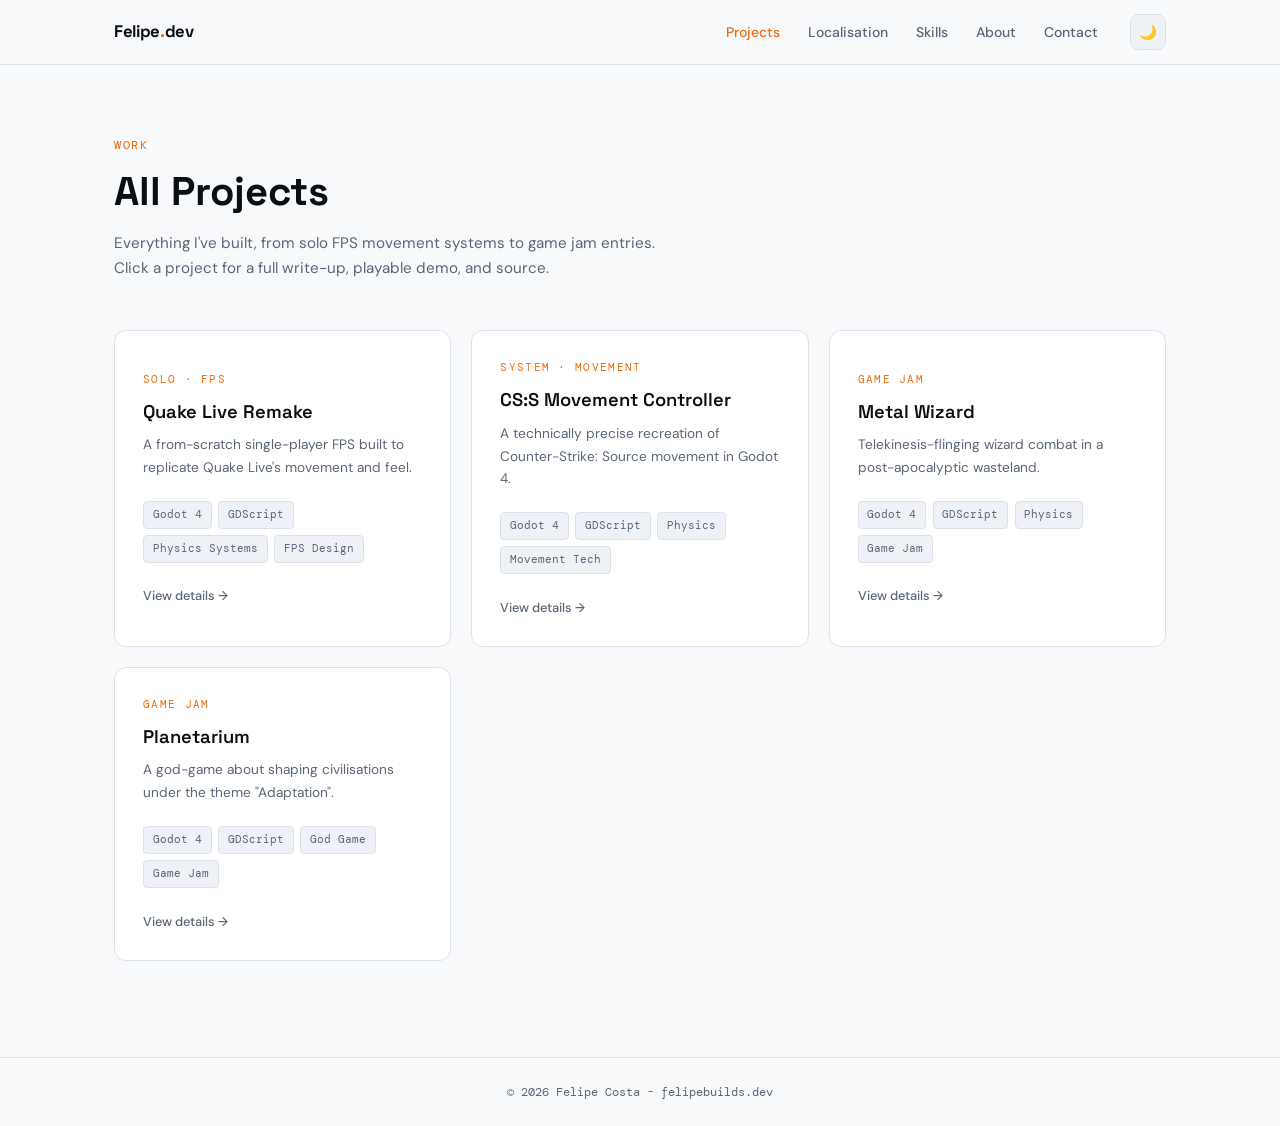
<file: projects.html>
<!DOCTYPE html>
<html lang="en" data-theme="dark">
<head>
  <meta charset="UTF-8" />
  <meta name="viewport" content="width=device-width, initial-scale=1.0" />
  <!-- Set the theme before first paint: a previously chosen theme wins,
       otherwise fall back to the visitor's OS-level preference instead
       of always forcing dark. Runs inline/early to avoid a flash of the
       wrong theme on load. -->
  <script>
    (function () {
      var stored = localStorage.getItem('fc-theme');
      var theme = stored || (window.matchMedia('(prefers-color-scheme: light)').matches ? 'light' : 'dark');
      document.documentElement.setAttribute('data-theme', theme);
    })();
  </script>
  <title>Projects - Felipe Costa</title>
  <meta name="description" content="Games projects by Felipe Costa - a from-scratch Quake Live movement remake, a CS:S-style movement controller, and game jam entries built in Godot 4." />
  <meta property="og:title" content="Projects - Felipe Costa" />
  <meta property="og:description" content="A from-scratch Quake Live movement remake, a CS:S-style movement controller, and game jam entries built in Godot 4." />
  <meta property="og:type" content="website" />
  <meta name="theme-color" content="#0B0F14" />
  <link rel="icon" type="image/svg+xml" href="favicon.svg" />
  <link rel="preconnect" href="https://fonts.googleapis.com" />
  <link rel="preconnect" href="https://fonts.gstatic.com" crossorigin />
  <link href="https://fonts.googleapis.com/css2?family=Space+Grotesk:wght@400;500;600;700&family=DM+Sans:ital,opsz,wght@0,9..40,300;0,9..40,400;0,9..40,500;1,9..40,300&family=DM+Mono:wght@400;500&display=swap" rel="stylesheet" />
  <style>

    /* DESIGN TOKENS - kept identical to index.html so both pages stay in sync */
    :root {
      --bg:        #0B0F14;
      --surface:   #131820;
      --surface-2: #1A2130;
      --border:    #1E2A3A;
      --text:      #E2E8F0;
      --text-2:    #7A8899;
      --accent:    #F97316;
      --nav-bg:    rgba(11, 15, 20, 0.85);
    }

    [data-theme="light"] {
      --bg:        #F8F9FB;
      --surface:   #FFFFFF;
      --surface-2: #EEF1F5;
      --border:    #DDE2EA;
      --text:      #0B0F14;
      --text-2:    #5A6676;
      --accent:    #EA6C10;
      --nav-bg:    rgba(248, 249, 251, 0.85);
    }


    /* RESET & BASE */
    *, *::before, *::after { box-sizing: border-box; margin: 0; padding: 0; }

    html { scroll-behavior: smooth; }

    /* Safety net: nothing on the page should ever force a horizontal
       scrollbar, regardless of viewport width */
    html, body { max-width: 100%; overflow-x: hidden; }

    body {
      background-color: var(--bg);
      color: var(--text);
      font-family: 'DM Sans', system-ui, sans-serif;
      font-size: 1rem;
      line-height: 1.65;
      transition: background-color 0.3s, color 0.3s;
      -webkit-font-smoothing: antialiased;
    }

    a { color: inherit; text-decoration: none; }

    .container {
      max-width: 1100px;
      margin: 0 auto;
      /* Fluid side padding: scales smoothly between phone and desktop
         instead of jumping at fixed breakpoints */
      padding: 0 clamp(1.1rem, 4vw, 1.5rem);
    }

    .section-label {
      font-family: 'DM Mono', monospace;
      font-size: 0.72rem;
      letter-spacing: 0.14em;
      text-transform: uppercase;
      color: var(--accent);
      margin-bottom: 0.85rem;
      display: block;
    }

    .section-title {
      font-family: 'Space Grotesk', sans-serif;
      font-size: clamp(1.75rem, 4vw, 2.5rem);
      font-weight: 700;
      color: var(--text);
      line-height: 1.15;
      margin-bottom: 1rem;
    }


    /* NAV - identical markup/behaviour to index.html and localisation.html:
       nav-links stay visible at every width (shrink + scroll instead of
       disappearing on mobile) */
    nav {
      position: fixed;
      top: 0; left: 0; right: 0;
      z-index: 100;
      background: var(--nav-bg);
      backdrop-filter: blur(14px);
      -webkit-backdrop-filter: blur(14px);
      border-bottom: 1px solid var(--border);
      transition: background 0.3s;
    }

    .nav-inner {
      display: flex;
      align-items: center;
      justify-content: space-between;
      height: 64px;
      gap: 0.75rem;
    }

    .nav-logo {
      font-family: 'Space Grotesk', sans-serif;
      font-weight: 700;
      font-size: 1.05rem;
      color: var(--text);
      letter-spacing: -0.02em;
      flex-shrink: 0;
    }

    .nav-logo span { color: var(--accent); }

    .nav-right {
      display: flex;
      align-items: center;
      gap: 2rem;
      min-width: 0;
    }

    .nav-links {
      display: flex;
      align-items: center;
      gap: 1.75rem;
      list-style: none;
      overflow-x: auto;
      scrollbar-width: none;
      -ms-overflow-style: none;
    }

    .nav-links::-webkit-scrollbar { display: none; }

    .nav-links a {
      font-size: 0.875rem;
      font-weight: 500;
      color: var(--text-2);
      transition: color 0.2s;
      white-space: nowrap;
    }

    .nav-links a:hover { color: var(--text); }

    .nav-links a.active { color: var(--accent); }

    .theme-toggle {
      background: var(--surface-2);
      border: 1px solid var(--border);
      color: var(--text-2);
      width: 36px;
      height: 36px;
      border-radius: 8px;
      cursor: pointer;
      display: flex;
      align-items: center;
      justify-content: center;
      font-size: 0.9rem;
      transition: background 0.2s, border-color 0.2s;
      flex-shrink: 0;
    }

    .theme-toggle:hover {
      background: var(--surface);
      border-color: var(--accent);
    }


    /* PAGE HEADER */
    .page-header {
      padding: clamp(6.5rem, 14vw, 8.5rem) 0 3rem;
    }

    .page-sub {
      color: var(--text-2);
      font-size: 0.95rem;
      max-width: 560px;
      line-height: 1.7;
    }


    /* PROJECT GRID */
    .projects-section { padding-bottom: clamp(3.5rem, 8vw, 6rem); }

    .projects-grid {
      display: grid;
      grid-template-columns: repeat(auto-fill, minmax(310px, 1fr));
      gap: 1.25rem;
    }

    .project-card {
      background: var(--surface);
      border: 1px solid var(--border);
      border-radius: 12px;
      padding: 1.75rem;
      position: relative;
      transition: transform 0.2s, box-shadow 0.2s;
      overflow: hidden;
      cursor: pointer;
      text-align: left;
      width: 100%;
      display: block;
      font: inherit;
      color: inherit;
    }

    .project-card::before {
      content: '';
      position: absolute;
      left: 0;
      top: 50%;
      bottom: 50%;
      width: 3px;
      background: var(--accent);
      border-radius: 0 2px 2px 0;
      transition: top 0.3s ease, bottom 0.3s ease;
    }

    .project-card:hover::before,
    .project-card:focus-visible::before { top: 0; bottom: 0; }

    .project-card:hover,
    .project-card:focus-visible {
      transform: translateY(-4px);
      box-shadow: 0 16px 48px rgba(0, 0, 0, 0.35);
    }

    .project-card:focus-visible {
      outline: 2px solid var(--accent);
      outline-offset: 3px;
    }

    .project-type {
      font-family: 'DM Mono', monospace;
      font-size: 0.68rem;
      text-transform: uppercase;
      letter-spacing: 0.12em;
      color: var(--accent);
      margin-bottom: 0.7rem;
      display: block;
    }

    .project-name {
      font-family: 'Space Grotesk', sans-serif;
      font-size: 1.15rem;
      font-weight: 600;
      color: var(--text);
      margin-bottom: 0.6rem;
      line-height: 1.3;
    }

    .project-desc {
      font-size: 0.855rem;
      color: var(--text-2);
      margin-bottom: 1.4rem;
      line-height: 1.65;
    }

    .project-stack {
      display: flex;
      flex-wrap: wrap;
      gap: 0.4rem;
      margin-bottom: 1.4rem;
    }

    .stack-tag {
      font-family: 'DM Mono', monospace;
      font-size: 0.68rem;
      padding: 0.25rem 0.55rem;
      border-radius: 4px;
      background: var(--surface-2);
      color: var(--text-2);
      border: 1px solid var(--border);
    }

    .project-card-footer {
      font-size: 0.8rem;
      font-weight: 500;
      color: var(--text-2);
      display: flex;
      align-items: center;
      gap: 0.35rem;
      transition: color 0.2s;
    }

    .project-card:hover .project-card-footer,
    .project-card:focus-visible .project-card-footer { color: var(--accent); }


    /* BUTTONS (shared with index.html) */
    .btn {
      display: inline-flex;
      align-items: center;
      justify-content: center;
      gap: 0.4rem;
      font-family: 'DM Sans', sans-serif;
      font-size: 0.875rem;
      font-weight: 500;
      padding: 0.65rem 1.35rem;
      border-radius: 8px;
      transition: all 0.2s;
      cursor: pointer;
      border: none;
      line-height: 1;
      letter-spacing: 0.01em;
    }

    .btn-primary {
      background: var(--accent);
      color: #fff;
    }

    .btn-primary:hover {
      background: #EA6C10;
      transform: translateY(-2px);
      box-shadow: 0 6px 24px rgba(249, 115, 22, 0.28);
    }

    .btn-outline {
      background: transparent;
      color: var(--text);
      border: 1px solid var(--border);
    }

    .btn-outline:hover {
      border-color: var(--accent);
      color: var(--accent);
      transform: translateY(-2px);
    }

    .btn:focus-visible {
      outline: 2px solid var(--accent);
      outline-offset: 2px;
    }

    .btn:disabled,
    .btn.is-disabled {
      opacity: 0.45;
      cursor: not-allowed;
      pointer-events: none;
    }


    /* MODAL */
    .modal-backdrop {
      position: fixed;
      inset: 0;
      background: rgba(0, 0, 0, 0.6);
      backdrop-filter: blur(4px);
      -webkit-backdrop-filter: blur(4px);
      display: none;
      align-items: center;
      justify-content: center;
      z-index: 200;
      padding: 1.5rem;
      opacity: 0;
      transition: opacity 0.2s;
    }

    .modal-backdrop.open {
      display: flex;
      opacity: 1;
    }

    .modal {
      background: var(--surface);
      border: 1px solid var(--border);
      border-radius: 14px;
      max-width: 780px;
      width: 100%;
      max-height: 88vh;
      overflow-y: auto;
      padding: 2.25rem;
      position: relative;
      transform: translateY(12px);
      transition: transform 0.2s;
    }

    .modal-backdrop.open .modal { transform: translateY(0); }

    .modal-close {
      position: absolute;
      top: 1.25rem;
      right: 1.25rem;
      background: var(--surface-2);
      border: 1px solid var(--border);
      color: var(--text-2);
      width: 34px;
      height: 34px;
      border-radius: 8px;
      cursor: pointer;
      font-size: 1rem;
      display: flex;
      align-items: center;
      justify-content: center;
      transition: border-color 0.2s, color 0.2s;
    }

    .modal-close:hover {
      border-color: var(--accent);
      color: var(--accent);
    }

    .modal-type {
      font-family: 'DM Mono', monospace;
      font-size: 0.7rem;
      text-transform: uppercase;
      letter-spacing: 0.12em;
      color: var(--accent);
      display: block;
      margin-bottom: 0.6rem;
    }

    .modal-title {
      font-family: 'Space Grotesk', sans-serif;
      font-size: clamp(1.4rem, 3vw, 1.9rem);
      font-weight: 700;
      margin-bottom: 1rem;
      padding-right: 2rem;
    }

    .modal-desc {
      color: var(--text-2);
      font-size: 0.93rem;
      line-height: 1.75;
      margin-bottom: 1.5rem;
    }

    .modal-stack {
      display: flex;
      flex-wrap: wrap;
      gap: 0.4rem;
      margin-bottom: 1.75rem;
    }

    /* Demo embed slot - swap the placeholder inner content for a real
       <iframe src="your-build/index.html"> or itch.io embed */
    .modal-demo {
      background: var(--bg);
      border: 1px dashed var(--border);
      border-radius: 10px;
      aspect-ratio: 16 / 9;
      display: flex;
      align-items: center;
      justify-content: center;
      margin-bottom: 1.75rem;
      overflow: hidden;
    }

    .modal-demo iframe {
      width: 100%;
      height: 100%;
      border: none;
    }

    .modal-demo-placeholder {
      text-align: center;
      color: var(--text-2);
      font-size: 0.8rem;
      padding: 1rem;
    }

    .modal-demo-placeholder strong {
      display: block;
      color: var(--text);
      font-family: 'DM Mono', monospace;
      font-size: 0.75rem;
      margin-bottom: 0.35rem;
    }

    .modal-actions {
      display: flex;
      gap: 0.75rem;
      flex-wrap: wrap;
    }

    /* Source viewer - collapsed code panel toggled from the modal */
    .modal-source {
      margin-top: 1.5rem;
      border-top: 1px solid var(--border);
      padding-top: 1.5rem;
      display: none;
    }

    .modal-source.open { display: block; }

    .modal-source pre {
      background: var(--bg);
      border: 1px solid var(--border);
      border-radius: 8px;
      padding: 1rem;
      overflow-x: auto;
      font-family: 'DM Mono', monospace;
      font-size: 0.78rem;
      line-height: 1.6;
      color: var(--text-2);
    }

    .modal-source-note {
      font-size: 0.78rem;
      color: var(--text-2);
      margin-bottom: 0.75rem;
    }


    /* FOOTER */
    footer {
      border-top: 1px solid var(--border);
      padding: 1.5rem 0;
      text-align: center;
    }

    footer p {
      font-size: 0.775rem;
      color: var(--text-2);
      font-family: 'DM Mono', monospace;
    }


    /* RESPONSIVE
       Same breakpoint pattern as index.html / localisation.html so all
       three pages behave identically on phones and tablets.
    */
    @media (max-width: 768px) {
      .nav-links { gap: 1.1rem; }
      .nav-links a { font-size: 0.8rem; }
      .nav-right { gap: 1rem; }
      .projects-grid { grid-template-columns: repeat(auto-fill, minmax(260px, 1fr)); }
    }

    @media (max-width: 480px) {
      .nav-logo { font-size: 0.92rem; }
      .nav-links { gap: 0.8rem; }
      .nav-links a { font-size: 0.75rem; }
      .projects-grid { grid-template-columns: 1fr; }
      .modal { padding: 1.5rem; }
      .modal-actions .btn { flex: 1 1 auto; }
    }

    @media (prefers-reduced-motion: reduce) {
      * { transition-duration: 0.01ms !important; }
    }

  </style>
</head>
<body>

  <!-- NAV -->
  <nav>
    <div class="container nav-inner">

      <a href="index.html" class="nav-logo">Felipe<span>.</span>dev</a>

      <div class="nav-right">
        <ul class="nav-links">
          <li><a href="projects.html" class="active">Projects</a></li>
          <li><a href="localisation.html">Localisation</a></li>
          <li><a href="index.html#skills">Skills</a></li>
          <li><a href="index.html#about">About</a></li>
          <li><a href="index.html#contact">Contact</a></li>
        </ul>
        <button class="theme-toggle" id="themeToggle" aria-label="Toggle theme">☀️</button>
      </div>

    </div>
  </nav>


  <!-- PAGE HEADER -->
  <header class="page-header">
    <div class="container">
      <span class="section-label">Work</span>
      <h1 class="section-title">All Projects</h1>
      <p class="page-sub">
        Everything I've built, from solo FPS movement systems to game jam entries.
        Click a project for a full write-up, playable demo, and source.
      </p>
    </div>
  </header>


  <!-- PROJECTS -->
  <section class="projects-section">
    <div class="container">
      <div class="projects-grid" id="projectsGrid">
        <!-- Cards are rendered from the PROJECTS array below -->
      </div>
    </div>
  </section>


  <!-- MODAL -->
  <div class="modal-backdrop" id="modalBackdrop">
    <div class="modal" role="dialog" aria-modal="true" aria-labelledby="modalTitle">
      <button class="modal-close" id="modalClose" aria-label="Close">✕</button>

      <span class="modal-type" id="modalType"></span>
      <h2 class="modal-title" id="modalTitle"></h2>
      <p class="modal-desc" id="modalDesc"></p>

      <div class="modal-stack" id="modalStack"></div>

      <!-- Demo slot: replace inner placeholder with a real iframe when a build is ready -->
      <div class="modal-demo" id="modalDemo">
        <div class="modal-demo-placeholder">
          <strong>Demo coming soon</strong>
          Drop a WebGL export or itch.io embed src here
        </div>
      </div>

      <div class="modal-actions">
        <a href="#" class="btn btn-primary" id="modalPlayBtn" target="_blank" rel="noopener">▶ Play demo</a>
        <a href="#" class="btn btn-outline" id="modalSourceLink" target="_blank" rel="noopener">⌥ View on GitHub</a>
        <button class="btn btn-outline" id="modalSourceToggle">{ } Peek at code</button>
      </div>

      <div class="modal-source" id="modalSource">
        <p class="modal-source-note" id="modalSourceNote">Sample snippet - swap this for a real file from the repo.</p>
        <pre id="modalSourceCode"></pre>
      </div>

    </div>
  </div>


  <!-- FOOTER -->
  <footer>
    <div class="container">
      <p>© 2026 Felipe Costa - felipebuilds.dev</p>
    </div>
  </footer>


  <script>

    /* ============================================================
       PROJECT DATA
       Add/edit projects here - one object per card. Everything on
       the page (grid + modal) is generated from this array.

       playUrl / sourceUrl: use "#" as a placeholder when there is
       nothing to link to yet - the modal automatically hides that
       button instead of linking to a dead "#" href.
    ============================================================ */
    const PROJECTS = [
      {
        type: "Solo · FPS",
        name: "Quake Live Remake",
        shortDesc: "A from-scratch single-player FPS built to replicate Quake Live's movement and feel.",
        fullDesc: "A from-scratch single-player FPS in Godot 4 built to replicate the movement and feel of Quake Live - including bunny hopping, strafe-jumping, and surf ramp physics. Focused entirely on making the mechanics layer feel authentic before adding any content on top.",
        stack: ["Godot 4", "GDScript", "Physics Systems", "FPS Design"],
        playUrl: "#",
        sourceUrl: "https://github.com/Felipe-builds",
        codeSnippet: `func _physics_process(delta):
    var wish_dir = get_wish_direction()
    if is_on_floor():
        apply_ground_friction(delta)
        accelerate(wish_dir, GROUND_ACCEL, delta)
    else:
        air_accelerate(wish_dir, AIR_ACCEL, delta)
    move_and_slide()`
      },
      {
        type: "System · Movement",
        name: "CS:S Movement Controller",
        shortDesc: "A technically precise recreation of Counter-Strike: Source movement in Godot 4.",
        fullDesc: "A technically precise recreation of Counter-Strike: Source movement in Godot 4 - wishdir acceleration, air-strafing, bunny hopping, and full surf ramp physics using MOTION_MODE_FLOATING with manual surface classification via collision normals.",
        stack: ["Godot 4", "GDScript", "Physics", "Movement Tech"],
        playUrl: "#",
        sourceUrl: "https://github.com/Felipe-builds",
        codeSnippet: `# Surf detection via collision normal angle
func classify_surface(normal: Vector3) -> void:
    var angle = rad_to_deg(normal.angle_to(Vector3.UP))
    _on_surf = angle > MIN_SURF_ANGLE and angle < MAX_SURF_ANGLE
    _grounded = angle <= MIN_SURF_ANGLE`
      },
      {
        type: "Game Jam",
        name: "Metal Wizard",
        shortDesc: "Telekinesis-flinging wizard combat in a post-apocalyptic wasteland.",
        fullDesc: "A game jam entry built around the theme \"Metal Wizard\" - you play as a wizard in a post-apocalyptic wasteland, using telekinesis to fling scrap metal at enemies. Combines precise physics-driven projectile mechanics with arcade-style combat.",
        stack: ["Godot 4", "GDScript", "Physics", "Game Jam"],
        playUrl: "#",
        sourceUrl: "#",
        codeSnippet: `func fling_scrap(target: Vector3) -> void:
    var scrap = scrap_pool.pop()
    scrap.global_position = wand_tip.global_position
    scrap.apply_central_impulse((target - scrap.global_position).normalized() * FLING_FORCE)`
      },
      {
        type: "Game Jam",
        name: "Planetarium",
        shortDesc: "A god-game about shaping civilisations under the theme \"Adaptation\".",
        fullDesc: "A god-game built around the theme \"Adaptation\" - you take the role of a deity shaping civilisations, seeding life, and guiding species to survive changing conditions. Worship fuels your power, tying your survival to theirs. Inspired by the macro-scale of games like Spore and Universim.",
        stack: ["Godot 4", "GDScript", "God Game", "Game Jam"],
        playUrl: "#",
        sourceUrl: "#",
        codeSnippet: `func _on_worship_tick() -> void:
    var faith = population.size() * FAITH_PER_WORSHIPPER
    divine_power = min(divine_power + faith, MAX_POWER)
    update_power_ui(divine_power)`
      }
    ];


    /* ============================================================
       RENDER GRID
    ============================================================ */
    const grid = document.getElementById('projectsGrid');

    PROJECTS.forEach((project, index) => {
      const card = document.createElement('button');
      card.className = 'project-card';
      card.type = 'button';
      card.setAttribute('data-index', index);

      card.innerHTML = `
        <span class="project-type">${project.type}</span>
        <h3 class="project-name">${project.name}</h3>
        <p class="project-desc">${project.shortDesc}</p>
        <div class="project-stack">
          ${project.stack.map(tag => `<span class="stack-tag">${tag}</span>`).join('')}
        </div>
        <div class="project-card-footer">View details →</div>
      `;

      card.addEventListener('click', () => openModal(index));
      grid.appendChild(card);
    });


    /* ============================================================
       MODAL LOGIC
    ============================================================ */
    const backdrop      = document.getElementById('modalBackdrop');
    const modalType      = document.getElementById('modalType');
    const modalTitle      = document.getElementById('modalTitle');
    const modalDesc      = document.getElementById('modalDesc');
    const modalStack      = document.getElementById('modalStack');
    const modalPlayBtn      = document.getElementById('modalPlayBtn');
    const modalSourceLink   = document.getElementById('modalSourceLink');
    const modalSourceToggle = document.getElementById('modalSourceToggle');
    const modalSource      = document.getElementById('modalSource');
    const modalSourceCode   = document.getElementById('modalSourceCode');
    const modalSourceNote   = document.getElementById('modalSourceNote');
    const modalClose      = document.getElementById('modalClose');

    let lastFocusedCard = null;

    function openModal(index) {
      const project = PROJECTS[index];

      modalType.textContent  = project.type;
      modalTitle.textContent = project.name;
      modalDesc.textContent  = project.fullDesc;

      modalStack.innerHTML = project.stack
        .map(tag => `<span class="stack-tag">${tag}</span>`)
        .join('');

      // Hide "Play demo" / "View on GitHub" when there's nothing real to
      // link to yet, instead of pointing them at a dead "#" href.
      if (project.playUrl && project.playUrl !== '#') {
        modalPlayBtn.href = project.playUrl;
        modalPlayBtn.style.display = '';
      } else {
        modalPlayBtn.style.display = 'none';
      }

      if (project.sourceUrl && project.sourceUrl !== '#') {
        modalSourceLink.href = project.sourceUrl;
        modalSourceLink.style.display = '';
      } else {
        modalSourceLink.style.display = 'none';
      }

      modalSourceNote.textContent = `Sample from ${project.name} - swap this for a real file pulled from the repo.`;
      modalSourceCode.textContent = project.codeSnippet;
      modalSource.classList.remove('open');
      modalSourceToggle.textContent = '{ } Peek at code';

      lastFocusedCard = document.activeElement;
      backdrop.classList.add('open');
      modalClose.focus();
      document.body.style.overflow = 'hidden';
    }

    function closeModal() {
      backdrop.classList.remove('open');
      document.body.style.overflow = '';
      if (lastFocusedCard) lastFocusedCard.focus();
    }

    modalClose.addEventListener('click', closeModal);

    backdrop.addEventListener('click', (e) => {
      if (e.target === backdrop) closeModal();
    });

    document.addEventListener('keydown', (e) => {
      if (e.key === 'Escape' && backdrop.classList.contains('open')) closeModal();
    });

    modalSourceToggle.addEventListener('click', () => {
      const isOpen = modalSource.classList.toggle('open');
      modalSourceToggle.textContent = isOpen ? '{ } Hide code' : '{ } Peek at code';
    });


    /* ============================================================
       THEME TOGGLE - same localStorage key as index.html so the
       choice stays in sync across pages
    ============================================================ */
    const toggle = document.getElementById('themeToggle');
    const html   = document.documentElement;

    // Theme is already set by the early head script - just sync the icon.
    toggle.textContent = html.getAttribute('data-theme') === 'dark' ? '☀️' : '🌙';

    toggle.addEventListener('click', () => {
      const next = html.getAttribute('data-theme') === 'dark' ? 'light' : 'dark';
      html.setAttribute('data-theme', next);
      toggle.textContent = next === 'dark' ? '☀️' : '🌙';
      localStorage.setItem('fc-theme', next);
    });

  </script>

</body>
</html>
</file>
